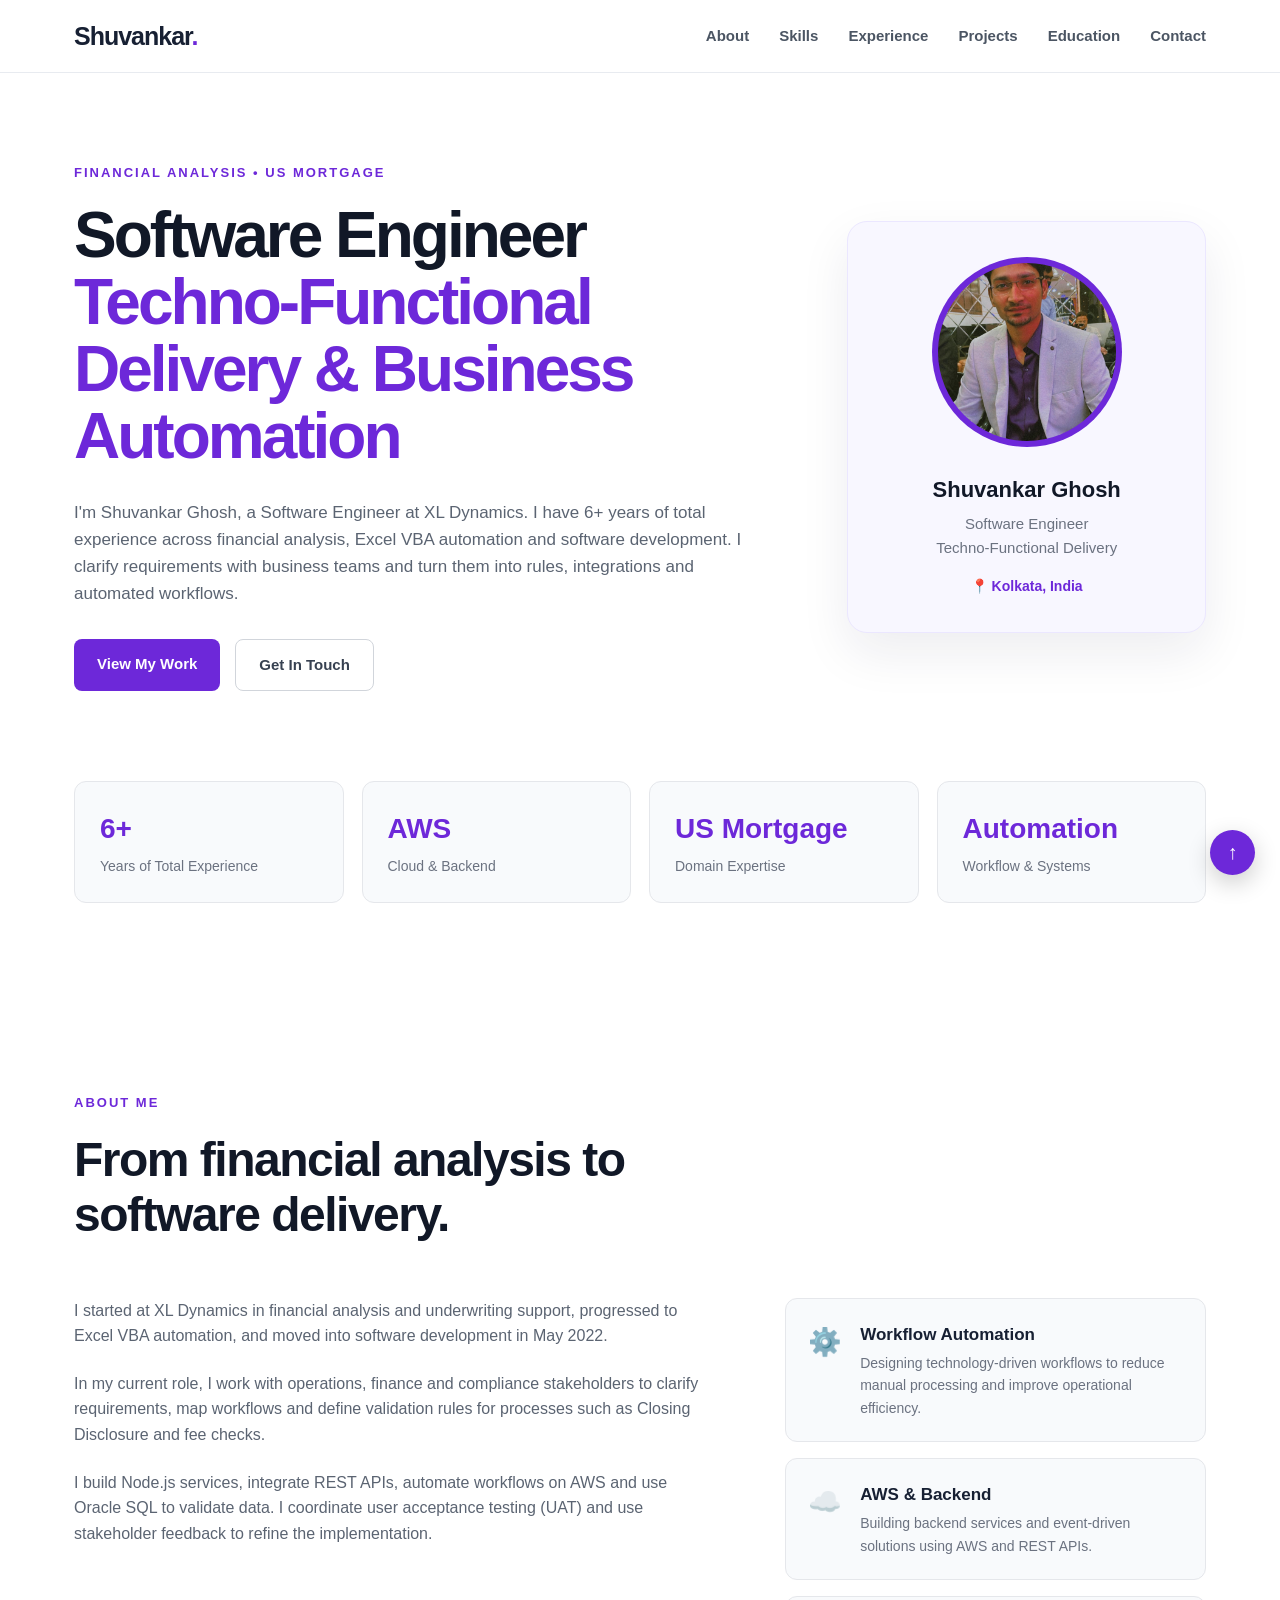
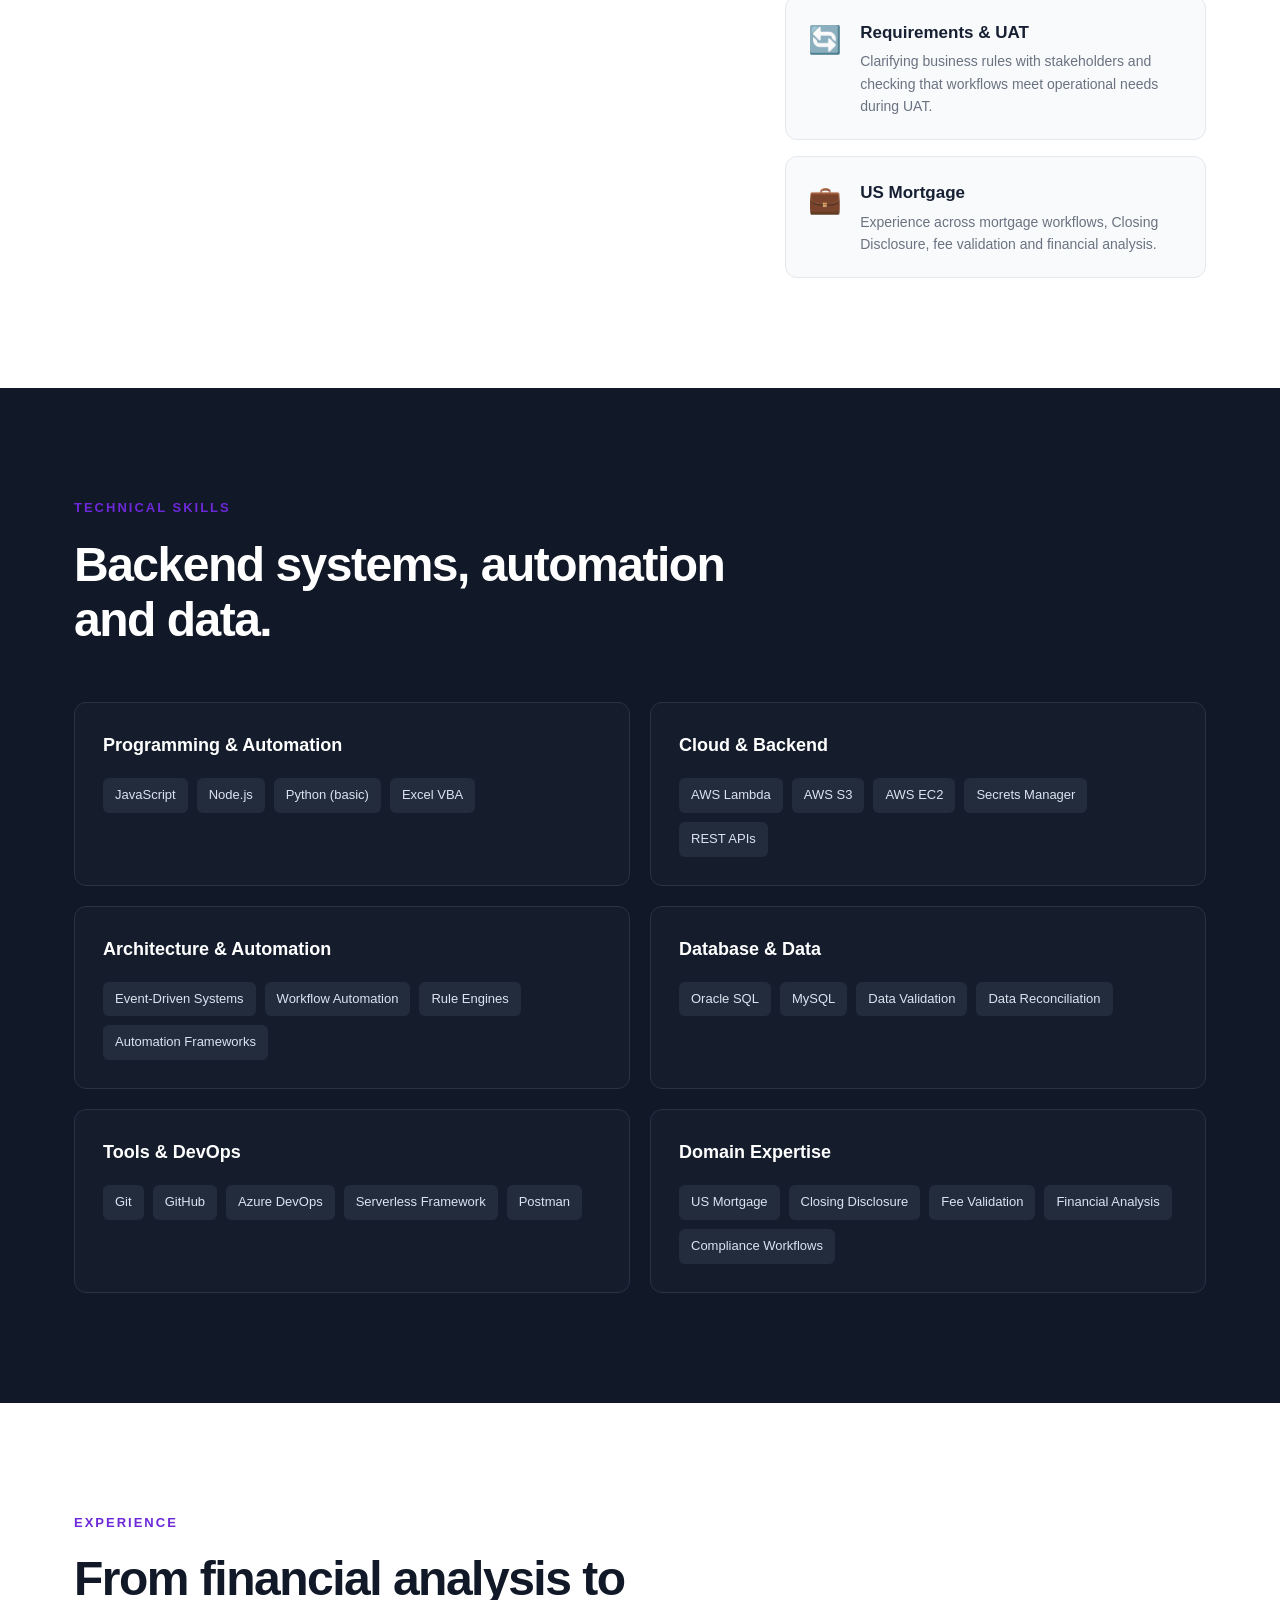
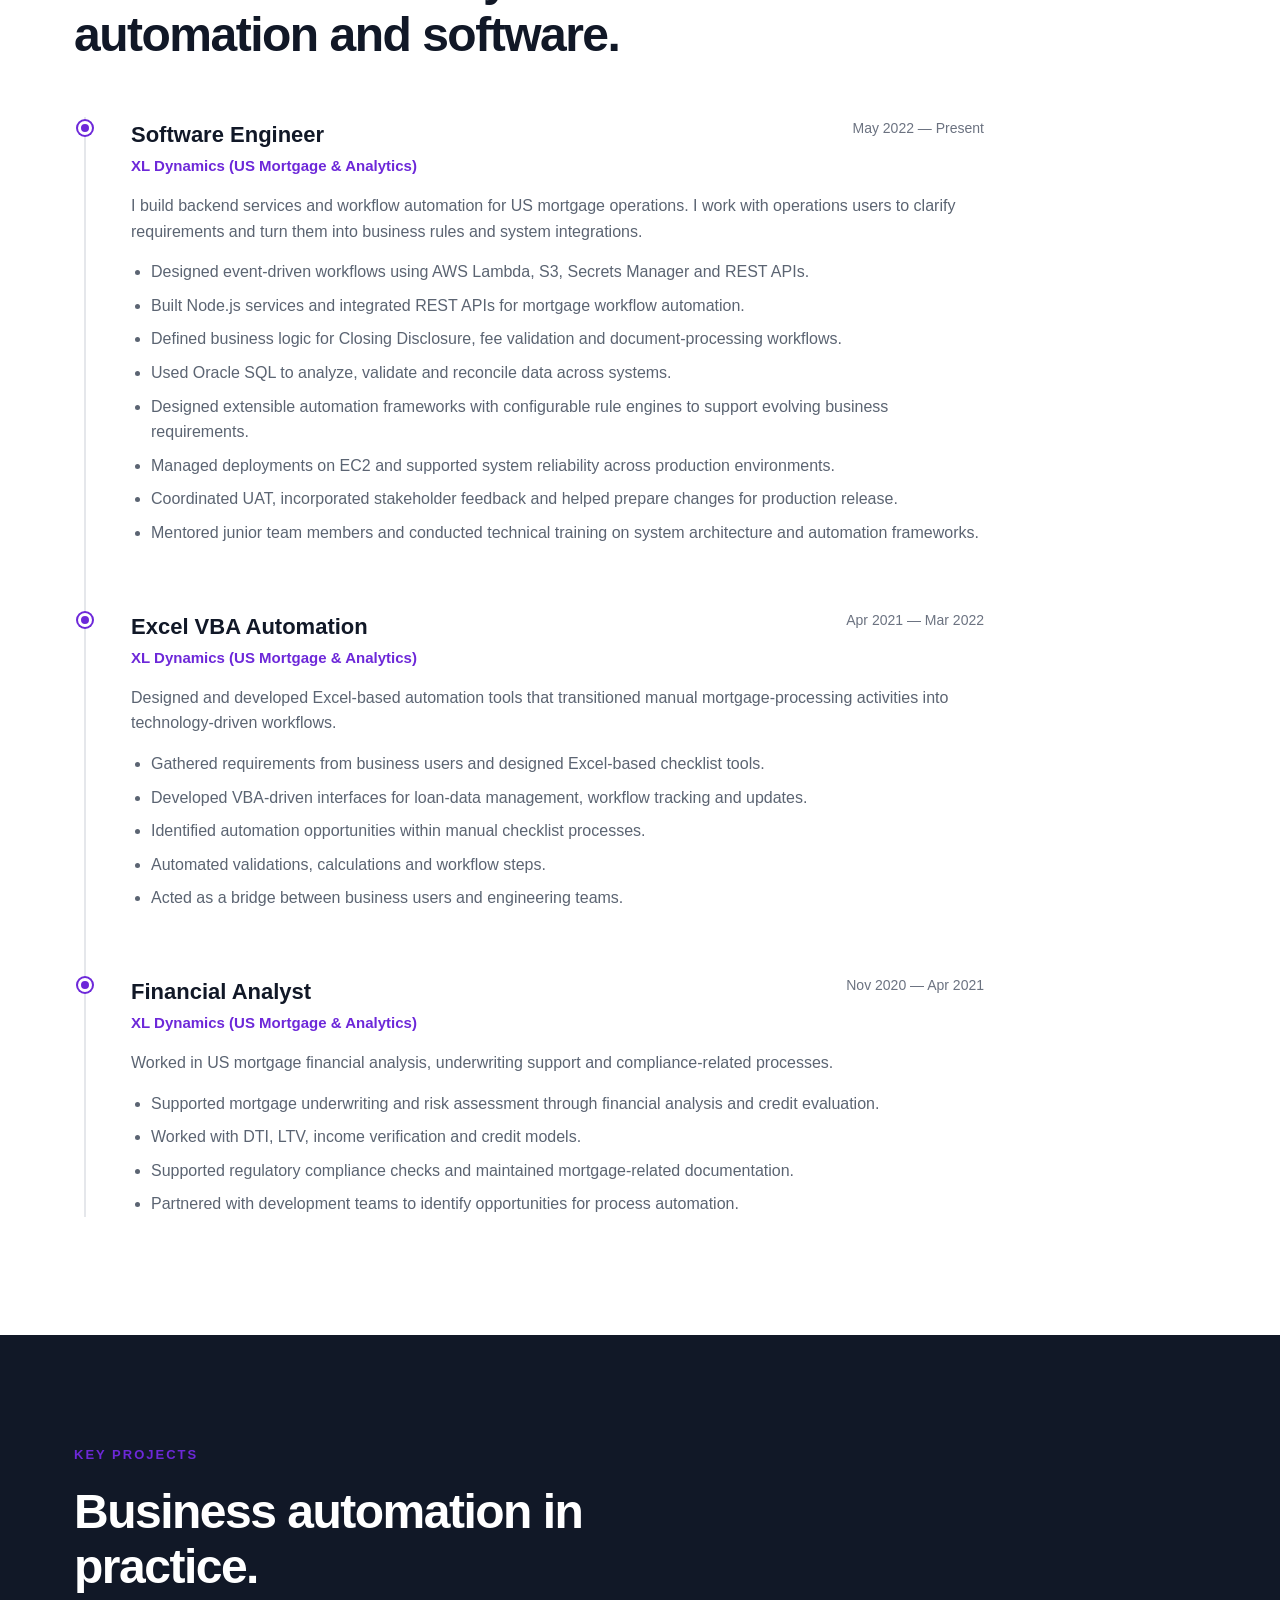
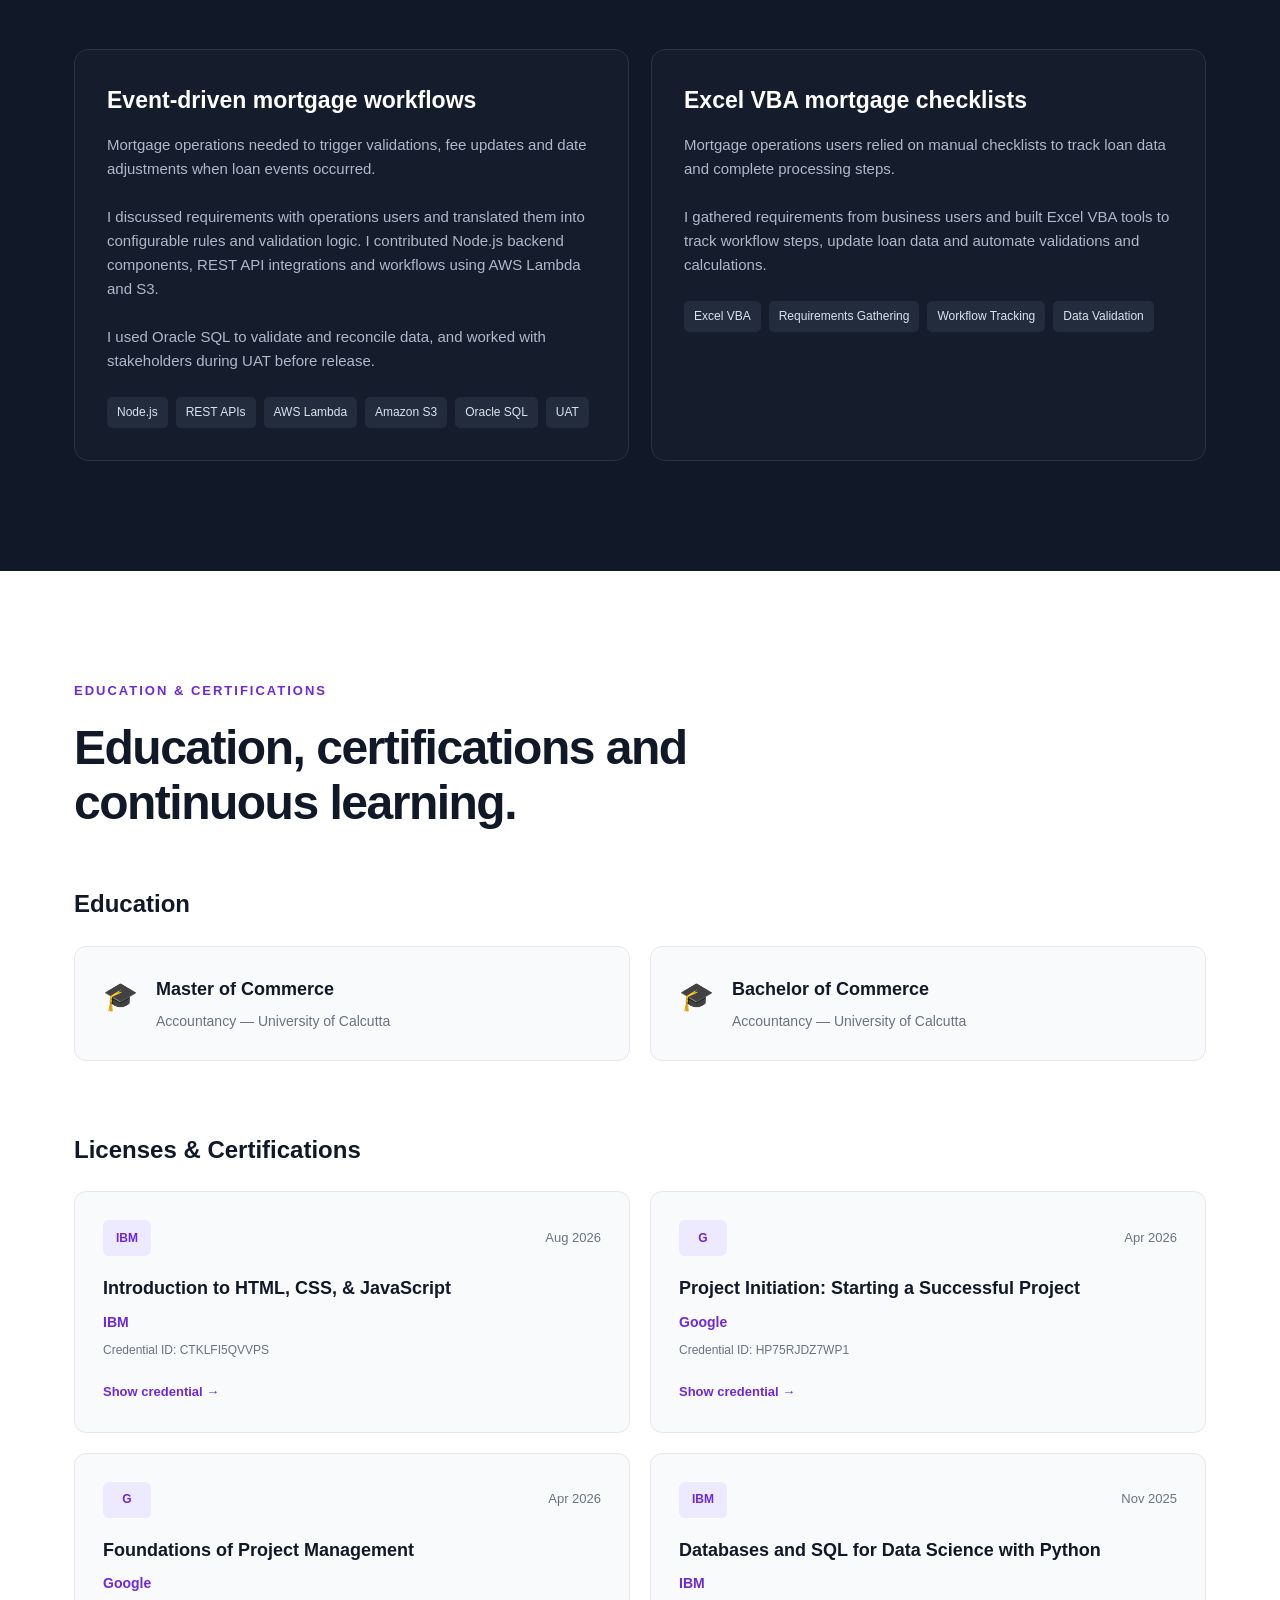
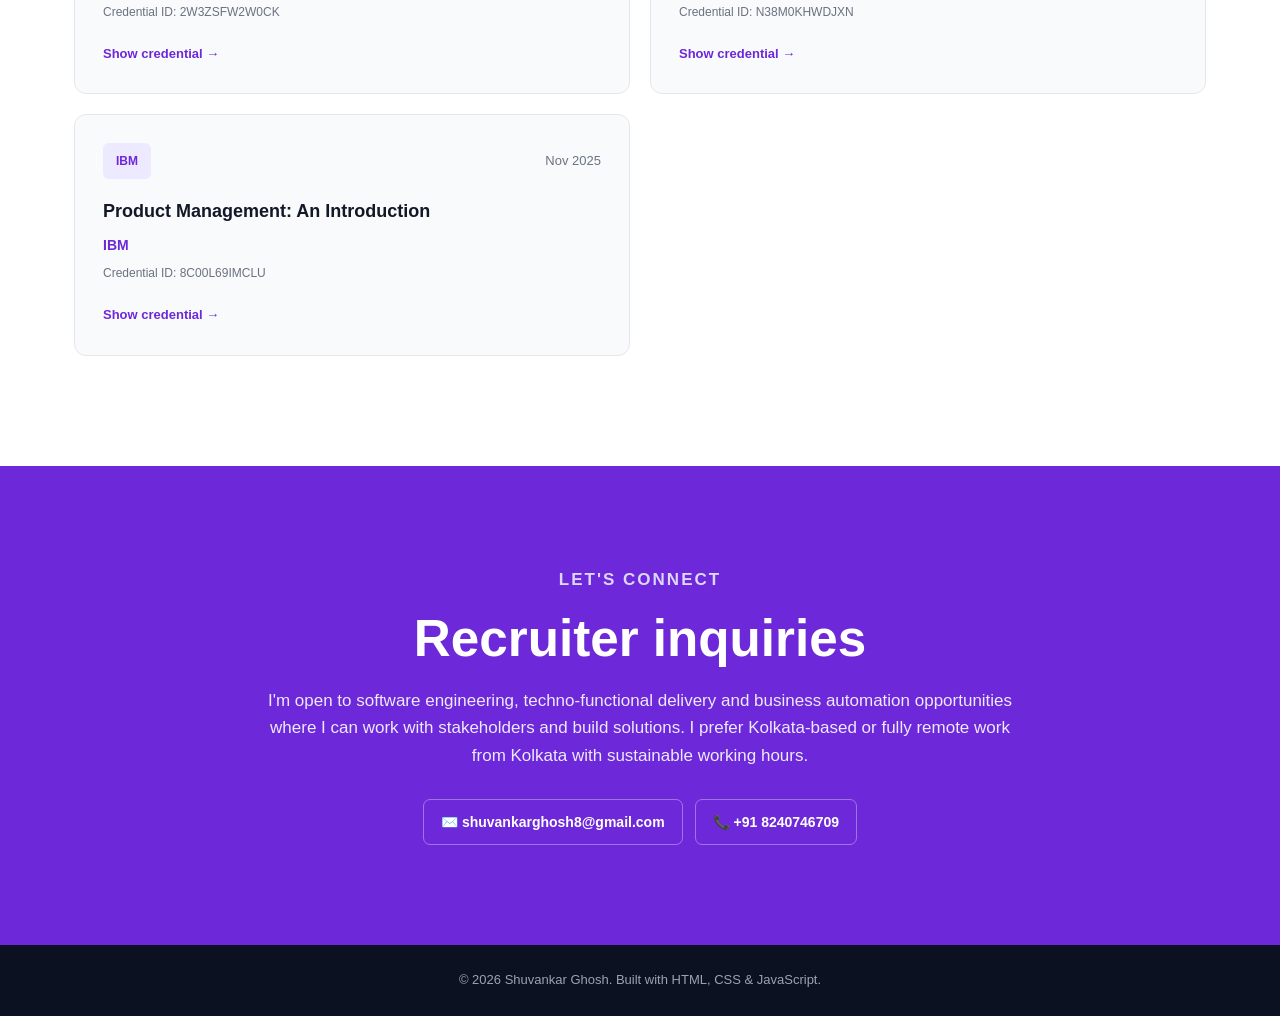
<file: index.html>
<!DOCTYPE html>
<html lang="en">

<head>

  <meta charset="UTF-8" />

  <meta
    name="viewport"
    content="width=device-width, initial-scale=1.0"
  />

  <title>
    Shuvankar Ghosh | Software Engineer | Techno-Functional Delivery | Business Automation
  </title>

  <meta
    name="description"
    content="Shuvankar Ghosh is a Software Engineer who combines business analysis and hands-on development to deliver automation, drawing on financial analysis and US mortgage experience."
  />

  <link rel="stylesheet" href="./style.css" />

  <script src="./script.js" defer></script>

</head>


<body>


  <!-- ================= NAVIGATION ================= -->

  <header class="header">

    <nav class="navbar">

      <a href="#home" class="logo">
        Shuvankar<span>.</span>
      </a>


      <div class="nav-links">

        <a href="#about">About</a>

        <a href="#skills">Skills</a>

        <a href="#experience">Experience</a>

        <a href="#projects">Projects</a>

        <a href="#education">Education</a>

        <a href="#contact">Contact</a>

      </div>

    </nav>

  </header>



  <!-- ================= HERO ================= -->

  <main>

    <section id="home" class="hero">


      <div class="hero-content">

        <p class="eyebrow">
          FINANCIAL ANALYSIS • US MORTGAGE
        </p>


        <h1>

          Software Engineer
          <span>Techno-Functional Delivery &amp; Business Automation</span>

        </h1>


        <p class="hero-description">
          I'm Shuvankar Ghosh, a Software Engineer at XL Dynamics. I have
          6+ years of total experience across financial analysis, Excel VBA
          automation and software development. I clarify requirements with
          business teams and turn them into rules, integrations and automated
          workflows.
        </p>


        <div class="hero-buttons">

          <a
            href="#projects"
            class="btn btn-primary">
            View My Work
          </a>


          <a
            href="#contact"
            class="btn btn-secondary">
            Get In Touch
          </a>

        </div>

      </div>



      <!-- PROFILE CARD -->

      <div class="hero-card">


        <div class="profile-wrapper">

          <img
            src="html_finalprojimages/shuvankarGhosh.jpeg"
            alt="Shuvankar Ghosh"
            class="profile_image"
          />

        </div>


        <h3>
          Shuvankar Ghosh
        </h3>


        <p>
          Software Engineer
          <br />
          Techno-Functional Delivery
        </p>


        <div class="hero-location">
          📍 Kolkata, India
        </div>

      </div>


    </section>



    <!-- ================= QUICK STATS ================= -->

    <section class="stats">


      <div class="stat-card">

        <h3>
          6+
        </h3>

        <p>
          Years of Total Experience
        </p>

      </div>


      <div class="stat-card">

        <h3>
          AWS
        </h3>

        <p>
          Cloud & Backend
        </p>

      </div>


      <div class="stat-card">

        <h3>
          US Mortgage
        </h3>

        <p>
          Domain Expertise
        </p>

      </div>


      <div class="stat-card">

        <h3>
          Automation
        </h3>

        <p>
          Workflow & Systems
        </p>

      </div>


    </section>



    <!-- ================= ABOUT ================= -->

    <section
      id="about"
      class="section">


      <div class="section-heading">

        <p class="section-label">
          ABOUT ME
        </p>


        <h2>
          From financial analysis to software delivery.
        </h2>

      </div>



      <div class="about-grid">


        <div class="about-text">

          <p>
            I started at XL Dynamics in financial analysis and underwriting
            support, progressed to Excel VBA automation, and moved into
            software development in May 2022.
          </p>

          <p>
            In my current role, I work with operations, finance and
            compliance stakeholders to clarify requirements, map workflows and
            define validation rules for processes such as Closing Disclosure
            and fee checks.
          </p>

          <p>
            I build Node.js services, integrate REST APIs, automate workflows
            on AWS and use Oracle SQL to validate data. I coordinate user
            acceptance testing (UAT) and use stakeholder feedback to refine
            the implementation.
          </p>

        </div>



        <div class="about-highlights">


          <div class="highlight-card">

            <span class="highlight-icon">
              ⚙️
            </span>


            <div>

              <h3>
                Workflow Automation
              </h3>

              <p>
                Designing technology-driven workflows to reduce manual
                processing and improve operational efficiency.
              </p>

            </div>

          </div>



          <div class="highlight-card">

            <span class="highlight-icon">
              ☁️
            </span>


            <div>

              <h3>
                AWS & Backend
              </h3>

              <p>
                Building backend services and event-driven solutions using
                AWS and REST APIs.
              </p>

            </div>

          </div>



          <div class="highlight-card">

            <span class="highlight-icon">
              🔄
            </span>


            <div>

              <h3>
                Requirements &amp; UAT
              </h3>

              <p>
                Clarifying business rules with stakeholders and checking
                that workflows meet operational needs during UAT.
              </p>

            </div>

          </div>



          <div class="highlight-card">

            <span class="highlight-icon">
              💼
            </span>


            <div>

              <h3>
                US Mortgage
              </h3>

              <p>
                Experience across mortgage workflows, Closing Disclosure,
                fee validation and financial analysis.
              </p>

            </div>

          </div>


        </div>


      </div>


    </section>



    <!-- ================= SKILLS ================= -->

    <section
      id="skills"
      class="section section-dark">


      <div class="section-heading">

        <p class="section-label">
          TECHNICAL SKILLS
        </p>


        <h2>
          Backend systems, automation and data.
        </h2>

      </div>



      <div class="skills-grid">


        <!-- PROGRAMMING -->

        <div class="skill-category">

          <h3>
            Programming & Automation
          </h3>


          <div class="skill-tags">

            <span>
              JavaScript
            </span>

            <span>
              Node.js
            </span>

            <span>
              Python (basic)
            </span>

            <span>
              Excel VBA
            </span>

          </div>

        </div>



        <!-- CLOUD -->

        <div class="skill-category">

          <h3>
            Cloud & Backend
          </h3>


          <div class="skill-tags">

            <span>
              AWS Lambda
            </span>

            <span>
              AWS S3
            </span>

            <span>
              AWS EC2
            </span>

            <span>
              Secrets Manager
            </span>

            <span>
              REST APIs
            </span>

          </div>

        </div>



        <!-- ARCHITECTURE -->

        <div class="skill-category">

          <h3>
            Architecture & Automation
          </h3>


          <div class="skill-tags">

            <span>
              Event-Driven Systems
            </span>

            <span>
              Workflow Automation
            </span>

            <span>
              Rule Engines
            </span>

            <span>
              Automation Frameworks
            </span>

          </div>

        </div>



        <!-- DATABASE -->

        <div class="skill-category">

          <h3>
            Database & Data
          </h3>


          <div class="skill-tags">

            <span>
              Oracle SQL
            </span>

            <span>
              MySQL
            </span>

            <span>
              Data Validation
            </span>

            <span>
              Data Reconciliation
            </span>

          </div>

        </div>



        <!-- TOOLS -->

        <div class="skill-category">

          <h3>
            Tools & DevOps
          </h3>


          <div class="skill-tags">

            <span>
              Git
            </span>

            <span>
              GitHub
            </span>

            <span>
              Azure DevOps
            </span>

            <span>
              Serverless Framework
            </span>

            <span>
              Postman
            </span>

          </div>

        </div>



        <!-- DOMAIN -->

        <div class="skill-category">

          <h3>
            Domain Expertise
          </h3>


          <div class="skill-tags">

            <span>
              US Mortgage
            </span>

            <span>
              Closing Disclosure
            </span>

            <span>
              Fee Validation
            </span>

            <span>
              Financial Analysis
            </span>

            <span>
              Compliance Workflows
            </span>

          </div>

        </div>


      </div>


    </section>



    <!-- ================= EXPERIENCE ================= -->

    <section
      id="experience"
      class="section">


      <div class="section-heading">

        <p class="section-label">
          EXPERIENCE
        </p>


        <h2>
          From financial analysis to automation and software.
        </h2>

      </div>



      <div class="timeline">


        <!-- SOFTWARE ENGINEER -->

        <div class="timeline-item">


          <div class="timeline-dot"></div>


          <div class="timeline-content">


            <div class="timeline-header">


              <div>

                <h3>
                  Software Engineer
                </h3>

                <h4>
                  XL Dynamics (US Mortgage & Analytics)
                </h4>

              </div>


              <span>
                May 2022 — Present
              </span>


            </div>


            <p>

              I build backend services and workflow automation for US
              mortgage operations. I work with operations users to clarify
              requirements and turn them into business rules and system
              integrations.

            </p>


            <ul>

              <li>
                Designed event-driven workflows using AWS Lambda, S3,
                Secrets Manager and REST APIs.
              </li>

              <li>
                Built Node.js services and integrated REST APIs for mortgage
                workflow automation.
              </li>

              <li>
                Defined business logic for Closing Disclosure, fee
                validation and document-processing workflows.
              </li>

              <li>
                Used Oracle SQL to analyze, validate and reconcile data
                across systems.
              </li>

              <li>
                Designed extensible automation frameworks with configurable
                rule engines to support evolving business requirements.
              </li>

              <li>
                Managed deployments on EC2 and supported system reliability
                across production environments.
              </li>

              <li>
                Coordinated UAT, incorporated stakeholder feedback and
                helped prepare changes for production release.
              </li>

              <li>
                Mentored junior team members and conducted technical
                training on system architecture and automation frameworks.
              </li>

            </ul>


          </div>


        </div>



        <!-- AUTOMATION ENGINEER -->

        <div class="timeline-item">


          <div class="timeline-dot"></div>


          <div class="timeline-content">


            <div class="timeline-header">


              <div>

                <h3>
                  Excel VBA Automation
                </h3>

                <h4>
                  XL Dynamics (US Mortgage & Analytics)
                </h4>

              </div>


              <span>
                Apr 2021 — Mar 2022
              </span>


            </div>


            <p>

              Designed and developed Excel-based automation tools that
              transitioned manual mortgage-processing activities into
              technology-driven workflows.

            </p>


            <ul>

              <li>
                Gathered requirements from business users and designed
                Excel-based checklist tools.
              </li>

              <li>
                Developed VBA-driven interfaces for loan-data management,
                workflow tracking and updates.
              </li>

              <li>
                Identified automation opportunities within manual
                checklist processes.
              </li>

              <li>
                Automated validations, calculations and workflow steps.
              </li>

              <li>
                Acted as a bridge between business users and engineering
                teams.
              </li>

            </ul>


          </div>


        </div>



        <!-- FINANCIAL ANALYST -->

        <div class="timeline-item">


          <div class="timeline-dot"></div>


          <div class="timeline-content">


            <div class="timeline-header">


              <div>

                <h3>
                  Financial Analyst
                </h3>

                <h4>
                  XL Dynamics (US Mortgage & Analytics)
                </h4>

              </div>


              <span>
                Nov 2020 — Apr 2021
              </span>


            </div>


            <p>

              Worked in US mortgage financial analysis, underwriting support
              and compliance-related processes.

            </p>


            <ul>

              <li>
                Supported mortgage underwriting and risk assessment through
                financial analysis and credit evaluation.
              </li>

              <li>
                Worked with DTI, LTV, income verification and credit models.
              </li>

              <li>
                Supported regulatory compliance checks and maintained
                mortgage-related documentation.
              </li>

              <li>
                Partnered with development teams to identify opportunities
                for process automation.

              </li>

            </ul>


          </div>


        </div>


      </div>


    </section>



    <!-- ================= PROJECTS ================= -->

    <section
      id="projects"
      class="section section-dark">


      <div class="section-heading">

        <p class="section-label">
          KEY PROJECTS
        </p>


        <h2>
          Business automation in practice.
        </h2>

      </div>



      <div class="projects-grid">


        <article class="project-card">

          <h3>Event-driven mortgage workflows</h3>

          <p>Mortgage operations needed to trigger validations, fee updates
            and date adjustments when loan events occurred.</p>

          <p>I discussed requirements with operations users and translated
            them into configurable rules and validation logic. I contributed
            Node.js backend components, REST API integrations and workflows
            using AWS Lambda and S3.</p>

          <p>I used Oracle SQL to validate and reconcile data, and worked with
            stakeholders during UAT before release.</p>

          <div class="project-tech">
            <span>Node.js</span>
            <span>REST APIs</span>
            <span>AWS Lambda</span>
            <span>Amazon S3</span>
            <span>Oracle SQL</span>
            <span>UAT</span>
          </div>

        </article>


        <article class="project-card">

          <h3>Excel VBA mortgage checklists</h3>

          <p>Mortgage operations users relied on manual checklists to track
            loan data and complete processing steps.</p>

          <p>I gathered requirements from business users and built Excel VBA
            tools to track workflow steps, update loan data and automate
            validations and calculations.</p>

          <div class="project-tech">
            <span>Excel VBA</span>
            <span>Requirements Gathering</span>
            <span>Workflow Tracking</span>
            <span>Data Validation</span>
          </div>

        </article>


      </div>


    </section>



<!-- ================= EDUCATION & CERTIFICATIONS ================= -->

<section id="education" class="section">

  <div class="section-heading">

    <p class="section-label">
      EDUCATION & CERTIFICATIONS
    </p>

    <h2>
      Education, certifications and continuous learning.
    </h2>

  </div>


  <!-- EDUCATION -->

  <h3 class="subsection-title">
    Education
  </h3>

  <div class="education-grid">

    <div class="education-card">

      <span class="education-icon">
        🎓
      </span>

      <div>

        <h3>
          Master of Commerce
        </h3>

        <p>
          Accountancy — University of Calcutta
        </p>

      </div>

    </div>


    <div class="education-card">

      <span class="education-icon">
        🎓
      </span>

      <div>

        <h3>
          Bachelor of Commerce
        </h3>

        <p>
          Accountancy — University of Calcutta
        </p>

      </div>

    </div>

  </div>


  <!-- CERTIFICATIONS -->

  <h3 class="subsection-title certification-heading">
    Licenses & Certifications
  </h3>


  <div class="certifications-grid">


    <!-- CERTIFICATION 1 -->

    <div class="certification-card">

      <div class="certification-top">

        <span class="certification-icon">
          IBM
        </span>

        <span class="certification-date">
          Aug 2026
        </span>

      </div>

      <h3>
        Introduction to HTML, CSS, & JavaScript
      </h3>

      <p class="certification-issuer">
        IBM
      </p>

      <p class="credential-id">
        Credential ID: CTKLFI5QVVPS
      </p>

      <a
        href="https://www.coursera.org/account/accomplishments/verify/CTKLFI5QVVPS"
        target="_blank"
        rel="noopener noreferrer"
        class="credential-link">

        Show credential →

      </a>

    </div>


    <!-- CERTIFICATION 2 -->

    <div class="certification-card">

      <div class="certification-top">

        <span class="certification-icon">
          G
        </span>

        <span class="certification-date">
          Apr 2026
        </span>

      </div>

      <h3>
        Project Initiation: Starting a Successful Project
      </h3>

      <p class="certification-issuer">
        Google
      </p>

      <p class="credential-id">
        Credential ID: HP75RJDZ7WP1
      </p>

      <a
        href="https://www.coursera.org/account/accomplishments/verify/HP75RJDZ7WP1"
        target="_blank"
        rel="noopener noreferrer"
        class="credential-link">

        Show credential →

      </a>

    </div>


    <!-- CERTIFICATION 3 -->

    <div class="certification-card">

      <div class="certification-top">

        <span class="certification-icon">
          G
        </span>

        <span class="certification-date">
          Apr 2026
        </span>

      </div>

      <h3>
        Foundations of Project Management
      </h3>

      <p class="certification-issuer">
        Google
      </p>

      <p class="credential-id">
        Credential ID: 2W3ZSFW2W0CK
      </p>

      <a
        href="https://www.coursera.org/account/accomplishments/verify/2W3ZSFW2W0CK"
        target="_blank"
        rel="noopener noreferrer"
        class="credential-link">

        Show credential →

      </a>

    </div>


    <!-- CERTIFICATION 4 -->

    <div class="certification-card">

      <div class="certification-top">

        <span class="certification-icon">
          IBM
        </span>

        <span class="certification-date">
          Nov 2025
        </span>

      </div>

      <h3>
        Databases and SQL for Data Science with Python
      </h3>

      <p class="certification-issuer">
        IBM
      </p>

      <p class="credential-id">
        Credential ID: N38M0KHWDJXN
      </p>

      <a
        href="https://www.coursera.org/account/accomplishments/verify/N38M0KHWDJXN"
        target="_blank"
        rel="noopener noreferrer"
        class="credential-link">

        Show credential →

      </a>

    </div>


    <!-- CERTIFICATION 5 -->

    <div class="certification-card">

      <div class="certification-top">

        <span class="certification-icon">
          IBM
        </span>

        <span class="certification-date">
          Nov 2025
        </span>

      </div>

      <h3>
        Product Management: An Introduction
      </h3>

      <p class="certification-issuer">
        IBM
      </p>

      <p class="credential-id">
        Credential ID: 8C00L69IMCLU
      </p>

      <a
        href="https://www.coursera.org/account/accomplishments/verify/8C00L69IMCLU"
        target="_blank"
        rel="noopener noreferrer"
        class="credential-link">

        Show credential →

      </a>

    </div>


  </div>

</section>



    <!-- ================= CONTACT ================= -->

    <section
      id="contact"
      class="contact-section">


      <div class="contact-content">


        <p class="section-label">
          LET'S CONNECT
        </p>


        <h2>
          Recruiter inquiries
        </h2>


        <p>

          I'm open to software engineering, techno-functional delivery
          and business automation opportunities where I can work with
          stakeholders and build solutions. I prefer Kolkata-based or
          fully remote work from Kolkata with sustainable working hours.

        </p>


        <div class="contact-links">


          <a href="mailto:shuvankarghosh8@gmail.com">

            ✉️
            shuvankarghosh8@gmail.com

          </a>


          <a href="tel:+918240746709">

            📞
            +91 8240746709

          </a>


        </div>


      </div>


    </section>


  </main>



  <!-- ================= FOOTER ================= -->

  <footer>

    <p>
      © 2026 Shuvankar Ghosh. Built with HTML, CSS & JavaScript.
    </p>

  </footer>



  <!-- ================= BACK TO TOP ================= -->

  <button
    id="backToTop"
    class="back-to-top"
    onclick="window.scrollTo({ top: 0, behavior: 'smooth' })"
    aria-label="Back to top">

    ↑

  </button>


</body>

</html>
</file>
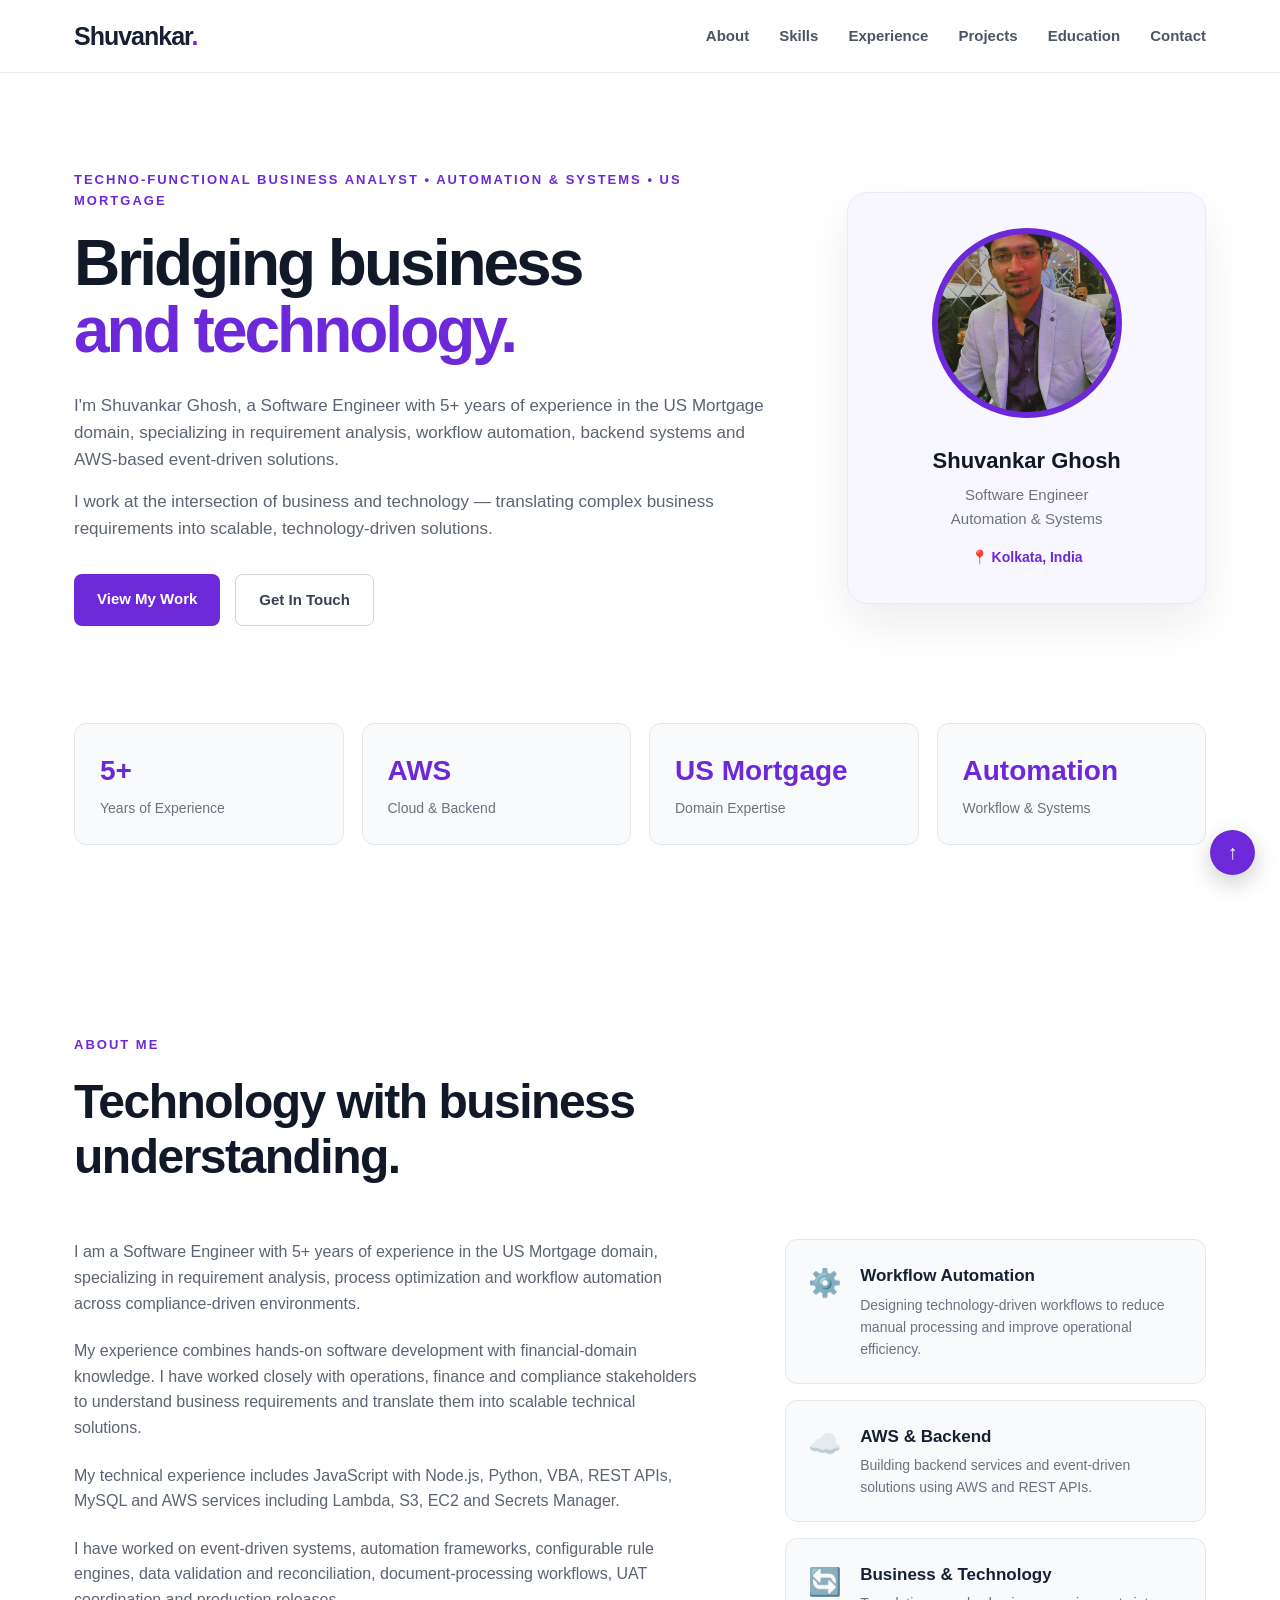
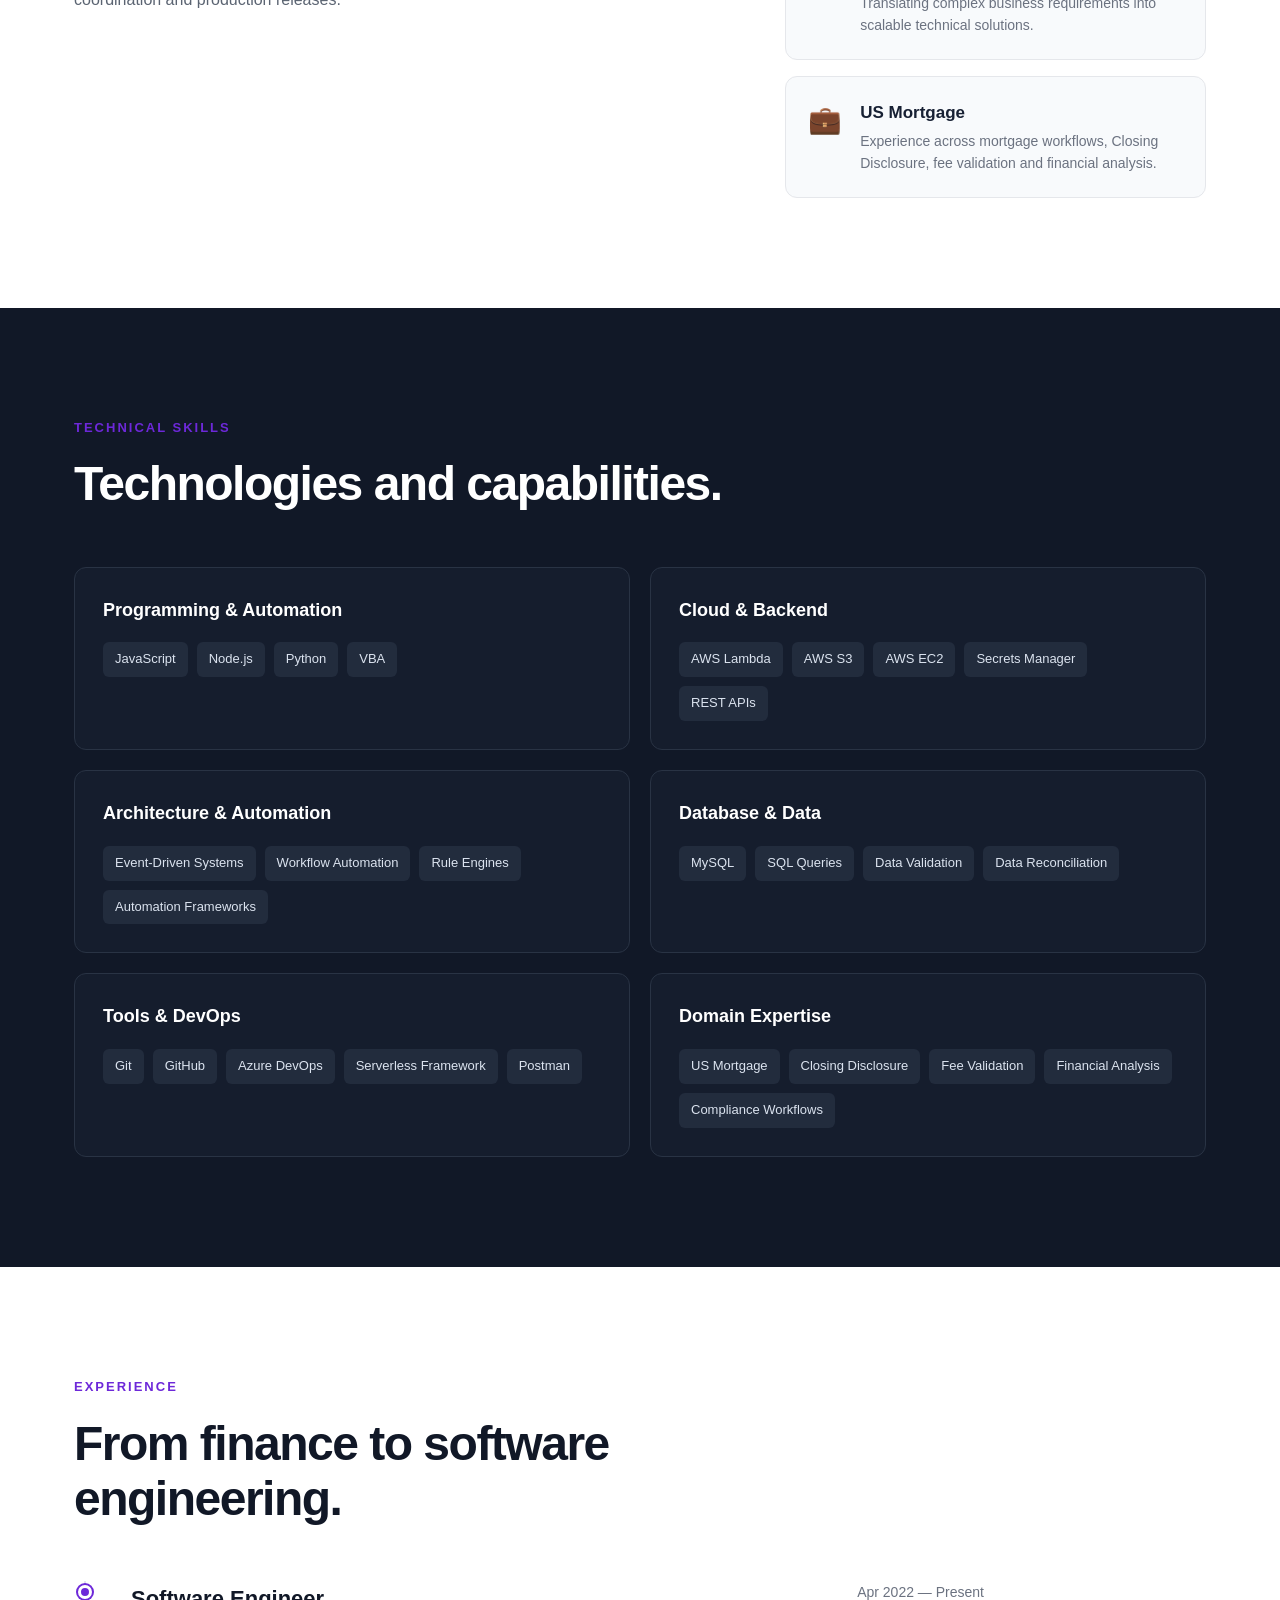
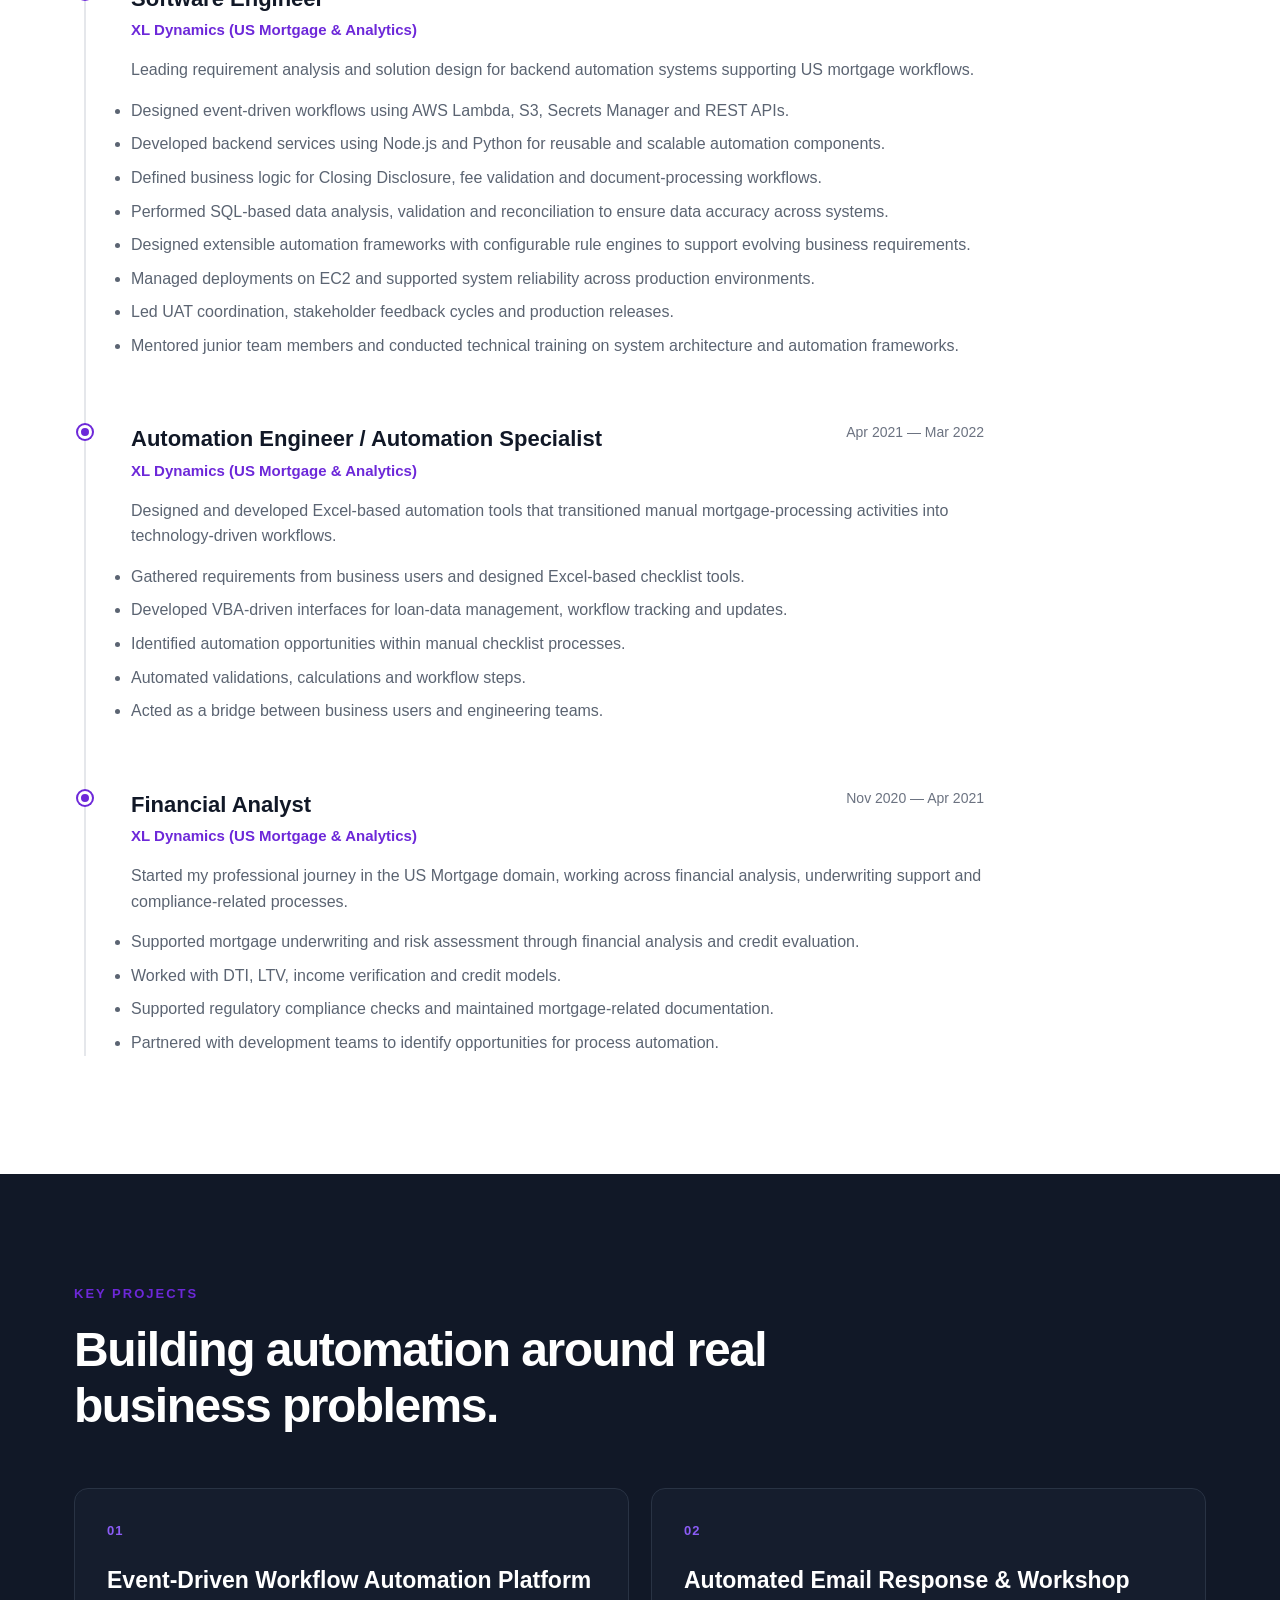
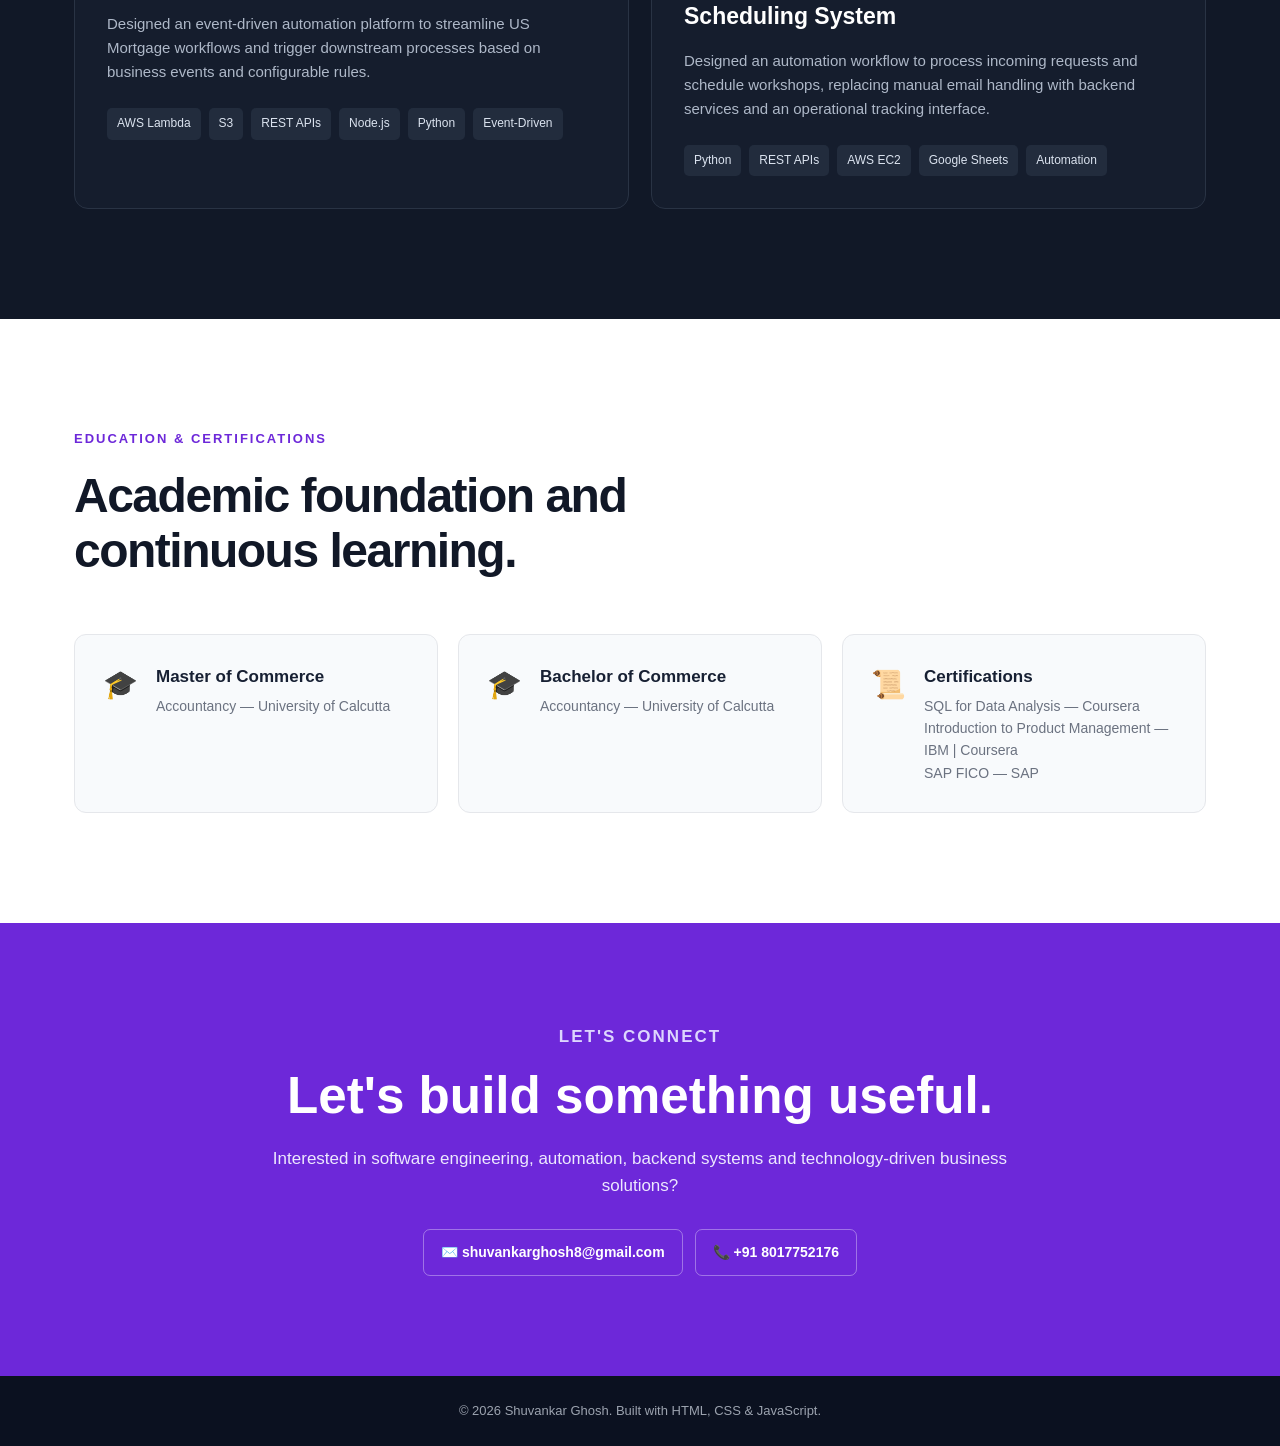
<file: portfolio/index.html>
<!DOCTYPE html>
<html lang="en">

<head>

  <meta charset="UTF-8" />

  <meta
    name="viewport"
    content="width=device-width, initial-scale=1.0"
  />

  <title>
    Shuvankar Ghosh | Software Engineer | Automation & Systems
  </title>

  <meta
    name="description"
    content="Shuvankar Ghosh — Software Engineer specializing in automation, backend systems, AWS and US Mortgage technology."
  />

  <link rel="stylesheet" href="./style.css" />

  <script src="./script.js" defer></script>

</head>


<body>


  <!-- ================= NAVIGATION ================= -->

  <header class="header">

    <nav class="navbar">

      <a href="#home" class="logo">
        Shuvankar<span>.</span>
      </a>


      <div class="nav-links">

        <a href="#about">About</a>

        <a href="#skills">Skills</a>

        <a href="#experience">Experience</a>

        <a href="#projects">Projects</a>

        <a href="#education">Education</a>

        <a href="#contact">Contact</a>

      </div>

    </nav>

  </header>



  <!-- ================= HERO ================= -->

  <main>

    <section id="home" class="hero">


      <div class="hero-content">

        <p class="eyebrow">
          TECHNO-FUNCTIONAL BUSINESS ANALYST • AUTOMATION & SYSTEMS • US MORTGAGE
        </p>


        <h1>

          Bridging business
          <span>and technology.</span>

        </h1>


        <p class="hero-description">

          I'm Shuvankar Ghosh, a Software Engineer with 5+ years of
          experience in the US Mortgage domain, specializing in requirement
          analysis, workflow automation, backend systems and AWS-based
          event-driven solutions.

        </p>


        <p class="hero-description">

          I work at the intersection of business and technology —
          translating complex business requirements into scalable,
          technology-driven solutions.

        </p>


        <div class="hero-buttons">

          <a
            href="#projects"
            class="btn btn-primary">
            View My Work
          </a>


          <a
            href="#contact"
            class="btn btn-secondary">
            Get In Touch
          </a>

        </div>

      </div>



      <!-- PROFILE CARD -->

      <div class="hero-card">


        <div class="profile-wrapper">

          <img
            src="html_finalprojimages/shuvankarGhosh.jpeg"
            alt="Shuvankar Ghosh"
            class="profile_image"
          />

        </div>


        <h3>
          Shuvankar Ghosh
        </h3>


        <p>
          Software Engineer
          <br />
          Automation & Systems
        </p>


        <div class="hero-location">
          📍 Kolkata, India
        </div>

      </div>


    </section>



    <!-- ================= QUICK STATS ================= -->

    <section class="stats">


      <div class="stat-card">

        <h3>
          5+
        </h3>

        <p>
          Years of Experience
        </p>

      </div>


      <div class="stat-card">

        <h3>
          AWS
        </h3>

        <p>
          Cloud & Backend
        </p>

      </div>


      <div class="stat-card">

        <h3>
          US Mortgage
        </h3>

        <p>
          Domain Expertise
        </p>

      </div>


      <div class="stat-card">

        <h3>
          Automation
        </h3>

        <p>
          Workflow & Systems
        </p>

      </div>


    </section>



    <!-- ================= ABOUT ================= -->

    <section
      id="about"
      class="section">


      <div class="section-heading">

        <p class="section-label">
          ABOUT ME
        </p>


        <h2>
          Technology with business understanding.
        </h2>

      </div>



      <div class="about-grid">


        <div class="about-text">


          <p>

            I am a Software Engineer with 5+ years of experience in the
            US Mortgage domain, specializing in requirement analysis,
            process optimization and workflow automation across
            compliance-driven environments.

          </p>


          <p>

            My experience combines hands-on software development with
            financial-domain knowledge. I have worked closely with
            operations, finance and compliance stakeholders to understand
            business requirements and translate them into scalable
            technical solutions.

          </p>


          <p>

            My technical experience includes JavaScript with Node.js,
            Python, VBA, REST APIs, MySQL and AWS services including
            Lambda, S3, EC2 and Secrets Manager.

          </p>


          <p>

            I have worked on event-driven systems, automation frameworks,
            configurable rule engines, data validation and reconciliation,
            document-processing workflows, UAT coordination and production
            releases.

          </p>


        </div>



        <div class="about-highlights">


          <div class="highlight-card">

            <span class="highlight-icon">
              ⚙️
            </span>


            <div>

              <h3>
                Workflow Automation
              </h3>

              <p>
                Designing technology-driven workflows to reduce manual
                processing and improve operational efficiency.
              </p>

            </div>

          </div>



          <div class="highlight-card">

            <span class="highlight-icon">
              ☁️
            </span>


            <div>

              <h3>
                AWS & Backend
              </h3>

              <p>
                Building backend services and event-driven solutions using
                AWS and REST APIs.
              </p>

            </div>

          </div>



          <div class="highlight-card">

            <span class="highlight-icon">
              🔄
            </span>


            <div>

              <h3>
                Business & Technology
              </h3>

              <p>
                Translating complex business requirements into scalable
                technical solutions.
              </p>

            </div>

          </div>



          <div class="highlight-card">

            <span class="highlight-icon">
              💼
            </span>


            <div>

              <h3>
                US Mortgage
              </h3>

              <p>
                Experience across mortgage workflows, Closing Disclosure,
                fee validation and financial analysis.
              </p>

            </div>

          </div>


        </div>


      </div>


    </section>



    <!-- ================= SKILLS ================= -->

    <section
      id="skills"
      class="section section-dark">


      <div class="section-heading">

        <p class="section-label">
          TECHNICAL SKILLS
        </p>


        <h2>
          Technologies and capabilities.
        </h2>

      </div>



      <div class="skills-grid">


        <!-- PROGRAMMING -->

        <div class="skill-category">

          <h3>
            Programming & Automation
          </h3>


          <div class="skill-tags">

            <span>
              JavaScript
            </span>

            <span>
              Node.js
            </span>

            <span>
              Python
            </span>

            <span>
              VBA
            </span>

          </div>

        </div>



        <!-- CLOUD -->

        <div class="skill-category">

          <h3>
            Cloud & Backend
          </h3>


          <div class="skill-tags">

            <span>
              AWS Lambda
            </span>

            <span>
              AWS S3
            </span>

            <span>
              AWS EC2
            </span>

            <span>
              Secrets Manager
            </span>

            <span>
              REST APIs
            </span>

          </div>

        </div>



        <!-- ARCHITECTURE -->

        <div class="skill-category">

          <h3>
            Architecture & Automation
          </h3>


          <div class="skill-tags">

            <span>
              Event-Driven Systems
            </span>

            <span>
              Workflow Automation
            </span>

            <span>
              Rule Engines
            </span>

            <span>
              Automation Frameworks
            </span>

          </div>

        </div>



        <!-- DATABASE -->

        <div class="skill-category">

          <h3>
            Database & Data
          </h3>


          <div class="skill-tags">

            <span>
              MySQL
            </span>

            <span>
              SQL Queries
            </span>

            <span>
              Data Validation
            </span>

            <span>
              Data Reconciliation
            </span>

          </div>

        </div>



        <!-- TOOLS -->

        <div class="skill-category">

          <h3>
            Tools & DevOps
          </h3>


          <div class="skill-tags">

            <span>
              Git
            </span>

            <span>
              GitHub
            </span>

            <span>
              Azure DevOps
            </span>

            <span>
              Serverless Framework
            </span>

            <span>
              Postman
            </span>

          </div>

        </div>



        <!-- DOMAIN -->

        <div class="skill-category">

          <h3>
            Domain Expertise
          </h3>


          <div class="skill-tags">

            <span>
              US Mortgage
            </span>

            <span>
              Closing Disclosure
            </span>

            <span>
              Fee Validation
            </span>

            <span>
              Financial Analysis
            </span>

            <span>
              Compliance Workflows
            </span>

          </div>

        </div>


      </div>


    </section>



    <!-- ================= EXPERIENCE ================= -->

    <section
      id="experience"
      class="section">


      <div class="section-heading">

        <p class="section-label">
          EXPERIENCE
        </p>


        <h2>
          From finance to software engineering.
        </h2>

      </div>



      <div class="timeline">


        <!-- SOFTWARE ENGINEER -->

        <div class="timeline-item">


          <div class="timeline-dot"></div>


          <div class="timeline-content">


            <div class="timeline-header">


              <div>

                <h3>
                  Software Engineer
                </h3>

                <h4>
                  XL Dynamics (US Mortgage & Analytics)
                </h4>

              </div>


              <span>
                Apr 2022 — Present
              </span>


            </div>


            <p>

              Leading requirement analysis and solution design for backend
              automation systems supporting US mortgage workflows.

            </p>


            <ul>

              <li>
                Designed event-driven workflows using AWS Lambda, S3,
                Secrets Manager and REST APIs.
              </li>

              <li>
                Developed backend services using Node.js and Python for
                reusable and scalable automation components.
              </li>

              <li>
                Defined business logic for Closing Disclosure, fee
                validation and document-processing workflows.
              </li>

              <li>
                Performed SQL-based data analysis, validation and
                reconciliation to ensure data accuracy across systems.
              </li>

              <li>
                Designed extensible automation frameworks with configurable
                rule engines to support evolving business requirements.
              </li>

              <li>
                Managed deployments on EC2 and supported system reliability
                across production environments.
              </li>

              <li>
                Led UAT coordination, stakeholder feedback cycles and
                production releases.
              </li>

              <li>
                Mentored junior team members and conducted technical
                training on system architecture and automation frameworks.
              </li>

            </ul>


          </div>


        </div>



        <!-- AUTOMATION ENGINEER -->

        <div class="timeline-item">


          <div class="timeline-dot"></div>


          <div class="timeline-content">


            <div class="timeline-header">


              <div>

                <h3>
                  Automation Engineer / Automation Specialist
                </h3>

                <h4>
                  XL Dynamics (US Mortgage & Analytics)
                </h4>

              </div>


              <span>
                Apr 2021 — Mar 2022
              </span>


            </div>


            <p>

              Designed and developed Excel-based automation tools that
              transitioned manual mortgage-processing activities into
              technology-driven workflows.

            </p>


            <ul>

              <li>
                Gathered requirements from business users and designed
                Excel-based checklist tools.
              </li>

              <li>
                Developed VBA-driven interfaces for loan-data management,
                workflow tracking and updates.
              </li>

              <li>
                Identified automation opportunities within manual
                checklist processes.
              </li>

              <li>
                Automated validations, calculations and workflow steps.
              </li>

              <li>
                Acted as a bridge between business users and engineering
                teams.
              </li>

            </ul>


          </div>


        </div>



        <!-- FINANCIAL ANALYST -->

        <div class="timeline-item">


          <div class="timeline-dot"></div>


          <div class="timeline-content">


            <div class="timeline-header">


              <div>

                <h3>
                  Financial Analyst
                </h3>

                <h4>
                  XL Dynamics (US Mortgage & Analytics)
                </h4>

              </div>


              <span>
                Nov 2020 — Apr 2021
              </span>


            </div>


            <p>

              Started my professional journey in the US Mortgage domain,
              working across financial analysis, underwriting support and
              compliance-related processes.

            </p>


            <ul>

              <li>
                Supported mortgage underwriting and risk assessment through
                financial analysis and credit evaluation.
              </li>

              <li>
                Worked with DTI, LTV, income verification and credit models.
              </li>

              <li>
                Supported regulatory compliance checks and maintained
                mortgage-related documentation.
              </li>

              <li>
                Partnered with development teams to identify opportunities
                for process automation.

              </li>

            </ul>


          </div>


        </div>


      </div>


    </section>



    <!-- ================= PROJECTS ================= -->

    <section
      id="projects"
      class="section section-dark">


      <div class="section-heading">

        <p class="section-label">
          KEY PROJECTS
        </p>


        <h2>
          Building automation around real business problems.
        </h2>

      </div>



      <div class="projects-grid">


        <!-- PROJECT 1 -->

        <article class="project-card">


          <div class="project-number">
            01
          </div>


          <h3>
            Event-Driven Workflow Automation Platform
          </h3>


          <p>

            Designed an event-driven automation platform to streamline
            US Mortgage workflows and trigger downstream processes based
            on business events and configurable rules.

          </p>


          <div class="project-tech">

            <span>
              AWS Lambda
            </span>

            <span>
              S3
            </span>

            <span>
              REST APIs
            </span>

            <span>
              Node.js
            </span>

            <span>
              Python
            </span>

            <span>
              Event-Driven
            </span>

          </div>


        </article>



        <!-- PROJECT 2 -->

        <article class="project-card">


          <div class="project-number">
            02
          </div>


          <h3>
            Automated Email Response & Workshop Scheduling System
          </h3>


          <p>

            Designed an automation workflow to process incoming requests
            and schedule workshops, replacing manual email handling with
            backend services and an operational tracking interface.

          </p>


          <div class="project-tech">

            <span>
              Python
            </span>

            <span>
              REST APIs
            </span>

            <span>
              AWS EC2
            </span>

            <span>
              Google Sheets
            </span>

            <span>
              Automation
            </span>

          </div>


        </article>


      </div>


    </section>



    <!-- ================= EDUCATION ================= -->

    <section
      id="education"
      class="section">


      <div class="section-heading">

        <p class="section-label">
          EDUCATION & CERTIFICATIONS
        </p>


        <h2>
          Academic foundation and continuous learning.
        </h2>

      </div>



      <div class="education-grid">


        <div class="education-card">


          <span class="education-icon">
            🎓
          </span>


          <div>

            <h3>
              Master of Commerce
            </h3>

            <p>
              Accountancy — University of Calcutta
            </p>

          </div>


        </div>



        <div class="education-card">


          <span class="education-icon">
            🎓
          </span>


          <div>

            <h3>
              Bachelor of Commerce
            </h3>

            <p>
              Accountancy — University of Calcutta
            </p>

          </div>


        </div>



        <div class="education-card">


          <span class="education-icon">
            📜
          </span>


          <div>

            <h3>
              Certifications
            </h3>

            <p>
              SQL for Data Analysis — Coursera
              <br />
              Introduction to Product Management — IBM | Coursera
              <br />
              SAP FICO — SAP
            </p>

          </div>


        </div>


      </div>


    </section>



    <!-- ================= CONTACT ================= -->

    <section
      id="contact"
      class="contact-section">


      <div class="contact-content">


        <p class="section-label">
          LET'S CONNECT
        </p>


        <h2>
          Let's build something useful.
        </h2>


        <p>

          Interested in software engineering, automation, backend systems
          and technology-driven business solutions?

        </p>


        <div class="contact-links">


          <a href="mailto:shuvankarghosh8@gmail.com">

            ✉️
            shuvankarghosh8@gmail.com

          </a>


          <a href="tel:+918017752176">

            📞
            +91 8017752176

          </a>


        </div>


      </div>


    </section>


  </main>



  <!-- ================= FOOTER ================= -->

  <footer>

    <p>
      © 2026 Shuvankar Ghosh. Built with HTML, CSS & JavaScript.
    </p>

  </footer>



  <!-- ================= BACK TO TOP ================= -->

  <button
    id="backToTop"
    class="back-to-top"
    onclick="window.scrollTo({ top: 0, behavior: 'smooth' })"
    aria-label="Back to top">

    ↑

  </button>


</body>

</html>
</file>
<file: style.css>
/* =========================================================
   RESET
========================================================= */

* {
  margin: 0;
  padding: 0;
  box-sizing: border-box;
}

html {
  scroll-behavior: smooth;
}

body {
  font-family:
    -apple-system,
    BlinkMacSystemFont,
    "Segoe UI",
    Roboto,
    Arial,
    sans-serif;

  color: #172033;
  background: #ffffff;
  line-height: 1.6;

  overflow-x: hidden;
}

a {
  text-decoration: none;
  color: inherit;
}

img {
  max-width: 100%;
  display: block;
}


/* =========================================================
   NAVIGATION
========================================================= */

.header {
  position: sticky;
  top: 0;
  z-index: 1000;

  background: rgba(255, 255, 255, 0.95);
  border-bottom: 1px solid #e8ebf0;

  backdrop-filter: blur(10px);
}

.navbar {
  max-width: 1180px;
  height: 72px;

  margin: auto;
  padding: 0 24px;

  display: flex;
  align-items: center;
  justify-content: space-between;
}

.logo {
  font-size: 25px;
  font-weight: 800;
  letter-spacing: -1px;
  color: #172033;
}

.logo span {
  color: #6d28d9;
}

.nav-links {
  display: flex;
  align-items: center;
  gap: 30px;
}

.nav-links a {
  font-size: 15px;
  font-weight: 600;
  color: #4b5563;

  transition: color 0.2s ease;
}

.nav-links a:hover {
  color: #6d28d9;
}


/* =========================================================
   HERO
========================================================= */

.hero {
  width: 100%;
  max-width: 1180px;
  min-height: 650px;

  margin: auto;
  padding: 90px 24px;

  display: grid;
  grid-template-columns: minmax(0, 1.45fr) minmax(300px, 0.75fr);

  align-items: center;
  gap: 80px;
}

.hero-content {
  width: 100%;
  max-width: 760px;
  min-width: 0;
}

.eyebrow,
.section-label {
  color: #6d28d9;

  font-size: 13px;
  font-weight: 800;
  letter-spacing: 2px;

  margin-bottom: 18px;
}

.hero h1 {
  font-size: clamp(44px, 5vw, 68px);
  line-height: 1.05;
  letter-spacing: -3px;

  color: #111827;

  margin-bottom: 28px;
}

.hero h1 span {
  display: block;
  color: #6d28d9;
}

.hero-description {
  width: 100%;
  max-width: 720px;

  color: #5b6472;
  font-size: 17px;

  margin-bottom: 14px;
}

.hero-buttons {
  display: flex;
  gap: 15px;

  margin-top: 32px;
}

.btn {
  display: inline-block;

  padding: 13px 23px;

  border-radius: 8px;

  font-size: 15px;
  font-weight: 700;

  transition: all 0.2s ease;
}

.btn-primary {
  background: #6d28d9;
  color: white;
}

.btn-primary:hover {
  background: #5b21b6;
  transform: translateY(-2px);
}

.btn-secondary {
  border: 1px solid #d1d5db;
  color: #374151;
}

.btn-secondary:hover {
  border-color: #6d28d9;
  color: #6d28d9;
}


/* =========================================================
   HERO PROFILE CARD
========================================================= */

.hero-card {
  width: 100%;
  max-width: 400px;

  justify-self: center;

  background: #f8f7ff;

  border: 1px solid #ebe7ff;
  border-radius: 20px;

  padding: 35px;

  text-align: center;

  box-shadow:
    0 20px 50px rgba(30, 20, 70, 0.08);
}

.profile-wrapper {
  width: 190px;
  height: 190px;

  margin: 0 auto 25px;

  border-radius: 50%;
  padding: 6px;

  background: #6d28d9;
}

.profile_image {
  width: 100%;
  height: 100%;

  object-fit: cover;

  border-radius: 50%;
}

.hero-card h3 {
  font-size: 22px;
  color: #111827;

  margin-bottom: 5px;
}

.hero-card p {
  color: #6b7280;
  font-size: 15px;
}

.hero-location {
  margin-top: 15px;

  font-size: 14px;
  color: #6d28d9;
  font-weight: 600;
}


/* =========================================================
   STATS
========================================================= */

.stats {
  width: 100%;
  max-width: 1180px;

  margin: 0 auto 80px;
  padding: 0 24px;

  display: grid;
  grid-template-columns: repeat(4, 1fr);

  gap: 18px;
}

.stat-card {
  padding: 25px;

  background: #f8fafc;

  border: 1px solid #e5e7eb;
  border-radius: 12px;
}

.stat-card h3 {
  font-size: 28px;
  color: #6d28d9;

  margin-bottom: 3px;
}

.stat-card p {
  font-size: 14px;
  color: #6b7280;
}


/* =========================================================
   GENERAL SECTIONS
========================================================= */

.section {
  width: 100%;
  max-width: 1180px;

  margin: auto;
  padding: 110px 24px;
}

.section-dark {
  width: 100%;
  max-width: none;

  background: #111827;
  color: white;

  padding-left: max(24px, calc((100% - 1132px) / 2));
  padding-right: max(24px, calc((100% - 1132px) / 2));
}

.section-heading {
  max-width: 700px;
  margin-bottom: 55px;
}

.section-heading h2 {
  font-size: clamp(34px, 4vw, 48px);
  line-height: 1.15;
  letter-spacing: -1.5px;

  color: #111827;
}

.section-dark .section-heading h2 {
  color: white;
}


/* =========================================================
   ABOUT
========================================================= */

.about-grid {
  display: grid;

  grid-template-columns:
    minmax(0, 1.2fr)
    minmax(0, 0.8fr);

  gap: 80px;

  align-items: start;
}

.about-text {
  min-width: 0;
}

.about-text p {
  color: #5b6472;
  font-size: 16px;

  margin-bottom: 22px;
}

.about-highlights {
  display: grid;
  gap: 16px;
}

.highlight-card {
  display: flex;

  gap: 18px;

  padding: 22px;

  background: #f8fafc;

  border: 1px solid #e5e7eb;
  border-radius: 12px;
}

.highlight-icon {
  flex-shrink: 0;
  font-size: 27px;
}

.highlight-card h3 {
  font-size: 17px;
  margin-bottom: 4px;
}

.highlight-card p {
  font-size: 14px;
  color: #6b7280;
}


/* =========================================================
   SKILLS
========================================================= */

.skills-grid {
  display: grid;

  grid-template-columns: repeat(2, minmax(0, 1fr));

  gap: 20px;
}

.skill-category {
  padding: 28px;

  border: 1px solid #293344;
  border-radius: 12px;

  background: #151d2d;
}

.skill-category h3 {
  font-size: 18px;
  margin-bottom: 18px;
}

.skill-tags {
  display: flex;
  flex-wrap: wrap;
  gap: 9px;
}

.skill-tags span {
  padding: 7px 12px;

  border-radius: 6px;

  background: #222c3d;
  color: #dbe3ef;

  font-size: 13px;
}


/* =========================================================
   EXPERIENCE
========================================================= */

.timeline {
  width: 100%;
  max-width: 900px;

  border-left: 2px solid #e5e7eb;

  margin-left: 10px;
}

.timeline-item {
  position: relative;

  padding-left: 45px;
  padding-bottom: 55px;
}

.timeline-item:last-child {
  padding-bottom: 0;
}

.timeline-dot {
  position: absolute;

  left: -8px;
  top: 4px;

  width: 14px;
  height: 14px;

  border-radius: 50%;

  background: #6d28d9;

  border: 3px solid white;

  box-shadow:
    0 0 0 2px #6d28d9;
}

.timeline-content {
  min-width: 0;
}

.timeline-header {
  display: flex;

  justify-content: space-between;

  gap: 30px;

  margin-bottom: 15px;
}

.timeline-header h3 {
  font-size: 22px;
  color: #111827;
}

.timeline-header h4 {
  color: #6d28d9;
  font-size: 15px;

  margin-top: 2px;
}

.timeline-header span {
  color: #6b7280;
  font-size: 14px;

  white-space: nowrap;
}

.timeline-content > p {
  color: #5b6472;
  margin-bottom: 15px;
}

.timeline-content ul {
  padding-left: 20px;
}

.timeline-content li {
  color: #5b6472;
  margin-bottom: 8px;
}


/* =========================================================
   PROJECTS
========================================================= */

.projects-grid {
  display: grid;

  grid-template-columns:
    repeat(2, minmax(0, 1fr));

  gap: 22px;
}

.project-card {
  min-width: 0;

  padding: 32px;

  border: 1px solid #293344;
  border-radius: 14px;

  background: #151d2d;

  transition:
    transform 0.2s ease,
    border-color 0.2s ease;
}

.project-card:hover {
  transform: translateY(-5px);
  border-color: #8b5cf6;
}

.project-number {
  color: #8b5cf6;

  font-size: 13px;
  font-weight: 800;
  letter-spacing: 1px;

  margin-bottom: 20px;
}

.project-card h3 {
  font-size: 23px;
  margin-bottom: 14px;

  color: white;
}

.project-card p {
  color: #aeb8c8;
  font-size: 15px;

  margin-bottom: 24px;
}

.project-tech {
  display: flex;
  flex-wrap: wrap;
  gap: 8px;
}

.project-tech span {
  padding: 6px 10px;

  border-radius: 5px;

  background: #222c3d;
  color: #dbe3ef;

  font-size: 12px;
}


/* =========================================================
   EDUCATION
========================================================= */

.subsection-title {
  font-size: 24px;
  color: #111827;

  margin-bottom: 22px;
}

.education-grid {
  display: grid;

  grid-template-columns:
    repeat(2, minmax(0, 1fr));

  gap: 20px;
}

.education-card {
  display: flex;

  align-items: flex-start;

  gap: 18px;

  padding: 28px;

  background: #f8fafc;

  border: 1px solid #e5e7eb;
  border-radius: 12px;
}

.education-icon {
  flex-shrink: 0;

  font-size: 28px;
}

.education-card h3 {
  font-size: 18px;

  color: #111827;

  margin-bottom: 6px;
}

.education-card p {
  font-size: 14px;
  color: #6b7280;
}

.certification-heading {
  margin-top: 70px;
}


/* =========================================================
   CERTIFICATIONS
========================================================= */

.certifications-grid {
  display: grid;

  grid-template-columns:
    repeat(2, minmax(0, 1fr));

  gap: 20px;
}

.certification-card {
  min-width: 0;

  padding: 28px;

  background: #f8fafc;

  border: 1px solid #e5e7eb;
  border-radius: 12px;

  transition:
    transform 0.2s ease,
    border-color 0.2s ease,
    box-shadow 0.2s ease;
}

.certification-card:hover {
  transform: translateY(-4px);

  border-color: #8b5cf6;

  box-shadow:
    0 12px 30px rgba(30, 20, 70, 0.08);
}

.certification-top {
  display: flex;

  align-items: center;
  justify-content: space-between;

  gap: 12px;

  margin-bottom: 20px;
}

.certification-icon {
  display: inline-flex;

  align-items: center;
  justify-content: center;

  min-width: 48px;
  height: 36px;

  padding: 0 10px;

  border-radius: 6px;

  background: #ede9fe;
  color: #6d28d9;

  font-size: 12px;
  font-weight: 800;
}

.certification-date {
  font-size: 13px;
  color: #6b7280;

  text-align: right;
}

.certification-card h3 {
  font-size: 18px;
  line-height: 1.35;

  color: #111827;

  margin-bottom: 10px;
}

.certification-issuer {
  font-size: 14px;
  font-weight: 700;

  color: #6d28d9;

  margin-bottom: 8px;
}

.credential-id {
  font-size: 12px;
  color: #6b7280;

  margin-bottom: 18px;

  word-break: break-word;
}

.credential-link {
  display: inline-block;

  font-size: 13px;
  font-weight: 700;

  color: #6d28d9;
}

.credential-link:hover {
  color: #5b21b6;
  text-decoration: underline;
}


/* =========================================================
   CONTACT
========================================================= */

.contact-section {
  width: 100%;

  background: #6d28d9;
  color: white;

  padding: 100px 24px;

  text-align: center;
}

.contact-content {
  width: 100%;
  max-width: 750px;

  margin: auto;
}

.contact-section .section-label {
  color: #ddd6fe;
}

.contact-section h2 {
  font-size: clamp(36px, 4vw, 52px);
  line-height: 1.1;

  margin-bottom: 20px;
}

.contact-section p {
  color: #ede9fe;
  font-size: 17px;
}

.contact-links {
  display: flex;

  justify-content: center;
  flex-wrap: wrap;

  gap: 12px;

  margin-top: 30px;
}

.contact-links a {
  padding: 11px 17px;

  border: 1px solid rgba(255, 255, 255, 0.35);

  border-radius: 7px;

  font-size: 14px;
  font-weight: 600;

  transition: background 0.2s ease;
}

.contact-links a:hover {
  background: rgba(255, 255, 255, 0.12);
}


/* =========================================================
   FOOTER
========================================================= */

footer {
  padding: 25px;

  text-align: center;

  background: #0b1120;

  color: #9ca3af;

  font-size: 13px;
}


/* =========================================================
   BACK TO TOP
========================================================= */

.back-to-top {
  position: fixed;

  right: 25px;
  bottom: 25px;

  width: 45px;
  height: 45px;

  border: none;
  border-radius: 50%;

  background: #6d28d9;
  color: white;

  font-size: 20px;

  cursor: pointer;

  box-shadow:
    0 8px 25px rgba(0, 0, 0, 0.2);

  transition: transform 0.2s ease;

  z-index: 999;
}

.back-to-top:hover {
  transform: translateY(-3px);
}


/* =========================================================
   TABLET
========================================================= */

@media (max-width: 1000px) {

  .navbar {
    padding-left: 20px;
    padding-right: 20px;
  }

  .nav-links {
    gap: 18px;
  }

  .hero {
    grid-template-columns: 1fr;

    gap: 55px;

    min-height: auto;

    padding-top: 75px;
    padding-bottom: 75px;
  }

  .hero-content {
    max-width: 850px;
  }

  .hero-card {
    justify-self: start;
  }

  .stats {
    grid-template-columns:
      repeat(2, minmax(0, 1fr));
  }

  .about-grid {
    grid-template-columns: 1fr;

    gap: 45px;
  }

  .timeline {
    max-width: 100%;
  }
}


/* =========================================================
   MOBILE
========================================================= */

@media (max-width: 700px) {

  /* ---------- Navigation ---------- */

  .header {
    position: relative;
  }

  .navbar {
    width: 100%;
    height: auto;

    padding: 18px 20px;

    flex-direction: column;

    align-items: center;
    justify-content: center;

    gap: 16px;
  }

  .logo {
    font-size: 24px;
  }

  .nav-links {
    width: 100%;

    display: flex;

    align-items: center;
    justify-content: center;

    flex-wrap: wrap;

    gap: 10px 18px;
  }

  .nav-links a {
    font-size: 14px;
  }


  /* ---------- Hero ---------- */

  .hero {
    width: 100%;

    min-height: auto;

    padding:
      55px
      20px
      60px;

    display: flex;

    flex-direction: column;

    align-items: stretch;

    gap: 45px;

    text-align: center;
  }

  .hero-content {
    width: 100%;
    max-width: none;

    min-width: 0;
  }

  .eyebrow {
    width: 100%;

    font-size: 11px;
    line-height: 1.7;

    letter-spacing: 1.3px;

    margin-bottom: 16px;

    overflow-wrap: anywhere;
  }

  .hero h1 {
    width: 100%;

    font-size:
      clamp(38px, 11vw, 54px);

    line-height: 1.08;

    letter-spacing: -2px;

    margin-bottom: 24px;

    overflow-wrap: normal;
  }

  .hero h1 span {
    display: block;
  }

  .hero-description {
    width: 100%;
    max-width: none;

    font-size: 15px;

    line-height: 1.7;

    margin-bottom: 14px;
  }

  .hero-buttons {
    width: 100%;

    display: flex;

    flex-direction: column;

    align-items: center;

    gap: 12px;

    margin-top: 28px;
  }

  .btn {
    width: 100%;
    max-width: 280px;

    text-align: center;
  }


  /* ---------- Profile ---------- */

  .hero-card {
    width: 100%;
    max-width: 340px;

    margin: 0 auto;

    padding: 28px 20px;
  }

  .profile-wrapper {
    width: 165px;
    height: 165px;

    margin-bottom: 20px;
  }


  /* ---------- Stats ---------- */

  .stats {
    width: 100%;

    grid-template-columns:
      repeat(2, minmax(0, 1fr));

    gap: 12px;

    padding:
      0
      20px;

    margin-bottom: 60px;
  }

  .stat-card {
    padding: 20px 12px;

    text-align: center;
  }

  .stat-card h3 {
    font-size: 21px;

    line-height: 1.2;
  }

  .stat-card p {
    font-size: 12px;
  }


  /* ---------- General sections ---------- */

  .section {
    width: 100%;

    padding:
      75px
      20px;
  }

  .section-dark {
    width: 100%;

    padding-left: 20px;
    padding-right: 20px;
  }

  .section-heading {
    width: 100%;

    margin-bottom: 40px;
  }

  .section-heading h2 {
    font-size:
      clamp(32px, 9vw, 42px);

    line-height: 1.15;

    letter-spacing: -1px;
  }


  /* ---------- About ---------- */

  .about-grid {
    width: 100%;

    grid-template-columns: 1fr;

    gap: 35px;
  }

  .about-text {
    width: 100%;
  }

  .about-text p {
    font-size: 15px;
    line-height: 1.7;
  }

  .about-highlights {
    width: 100%;
  }

  .highlight-card {
    padding: 20px;

    gap: 14px;
  }


  /* ---------- Skills ---------- */

  .skills-grid {
    grid-template-columns: 1fr;

    gap: 15px;
  }

  .skill-category {
    padding: 22px;
  }


  /* ---------- Experience ---------- */

  .timeline {
    width: calc(100% - 5px);

    margin-left: 5px;
  }

  .timeline-item {
    padding-left: 30px;
    padding-bottom: 45px;
  }

  .timeline-header {
    display: flex;

    flex-direction: column;

    gap: 5px;

    margin-bottom: 14px;
  }

  .timeline-header h3 {
    font-size: 20px;

    line-height: 1.3;
  }

  .timeline-header h4 {
    font-size: 14px;
  }

  .timeline-header span {
    white-space: normal;

    font-size: 13px;
  }

  .timeline-content > p {
    font-size: 15px;
  }

  .timeline-content li {
    font-size: 14px;

    line-height: 1.6;
  }


  /* ---------- Projects ---------- */

  .projects-grid {
    grid-template-columns: 1fr;

    gap: 16px;
  }

  .project-card {
    padding: 25px;
  }

  .project-card h3 {
    font-size: 21px;
  }


  /* ---------- Education ---------- */

  .education-grid {
    grid-template-columns: 1fr;

    gap: 15px;
  }

  .education-card {
    padding: 22px;
  }


  /* ---------- Certifications ---------- */

  .certifications-grid {
    grid-template-columns: 1fr;

    gap: 15px;
  }

  .certification-card {
    padding: 22px;
  }

  .certification-card h3 {
    font-size: 17px;
  }

  .certification-top {
    margin-bottom: 16px;
  }


  /* ---------- Contact ---------- */

  .contact-section {
    padding:
      75px
      20px;
  }

  .contact-section h2 {
    font-size:
      clamp(34px, 10vw, 48px);
  }

  .contact-section p {
    font-size: 15px;
  }

  .contact-links {
    flex-direction: column;

    align-items: center;
  }

  .contact-links a {
    width: 100%;
    max-width: 320px;

    text-align: center;
  }


  /* ---------- Footer ---------- */

  footer {
    padding:
      22px
      18px;

    font-size: 12px;
  }


  /* ---------- Back to top ---------- */

  .back-to-top {
    right: 18px;
    bottom: 18px;

    width: 42px;
    height: 42px;
  }
}


/* =========================================================
   SMALL PHONES
========================================================= */

@media (max-width: 400px) {

  .navbar {
    padding-left: 15px;
    padding-right: 15px;
  }

  .nav-links {
    gap: 8px 13px;
  }

  .nav-links a {
    font-size: 13px;
  }

  .hero {
    padding-left: 16px;
    padding-right: 16px;
  }

  .eyebrow {
    font-size: 10px;
    letter-spacing: 1px;
  }

  .hero h1 {
    font-size: 36px;
  }

  .hero-description {
    font-size: 14px;
  }

  .stats {
    padding-left: 16px;
    padding-right: 16px;

    gap: 8px;
  }

  .stat-card {
    padding: 17px 8px;
  }

  .stat-card h3 {
    font-size: 18px;
  }

  .stat-card p {
    font-size: 11px;
  }

  .section {
    padding-left: 16px;
    padding-right: 16px;
  }

  .section-dark {
    padding-left: 16px;
    padding-right: 16px;
  }

  .hero-card {
    max-width: 100%;
  }

  .profile-wrapper {
    width: 145px;
    height: 145px;
  }

  .timeline-item {
    padding-left: 25px;
  }
}
</file>
<file: portfolio/style.css>
/* =========================
   RESET
========================= */

* {
  margin: 0;
  padding: 0;
  box-sizing: border-box;
}

html {
  scroll-behavior: smooth;
}

body {
  font-family: -apple-system, BlinkMacSystemFont, "Segoe UI", Roboto, Arial, sans-serif;
  color: #172033;
  background: #ffffff;
  line-height: 1.6;
}

a {
  text-decoration: none;
  color: inherit;
}

img {
  max-width: 100%;
  display: block;
}


/* =========================
   NAVIGATION
========================= */

.header {
  position: sticky;
  top: 0;
  z-index: 1000;
  background: rgba(255, 255, 255, 0.95);
  border-bottom: 1px solid #e8ebf0;
  backdrop-filter: blur(10px);
}

.navbar {
  max-width: 1180px;
  margin: auto;
  height: 72px;
  padding: 0 24px;

  display: flex;
  align-items: center;
  justify-content: space-between;
}

.logo {
  font-size: 25px;
  font-weight: 800;
  letter-spacing: -1px;
  color: #172033;
}

.logo span {
  color: #6d28d9;
}

.nav-links {
  display: flex;
  align-items: center;
  gap: 30px;
}

.nav-links a {
  font-size: 15px;
  font-weight: 600;
  color: #4b5563;
  transition: color 0.2s ease;
}

.nav-links a:hover {
  color: #6d28d9;
}


/* =========================
   HERO
========================= */

.hero {
  max-width: 1180px;
  min-height: 650px;
  margin: auto;
  padding: 90px 24px;

  display: grid;
  grid-template-columns: 1.45fr 0.75fr;
  align-items: center;
  gap: 80px;
}

.hero-content {
  max-width: 760px;
}

.eyebrow,
.section-label {
  color: #6d28d9;
  font-size: 13px;
  font-weight: 800;
  letter-spacing: 2px;
  margin-bottom: 18px;
}

.hero h1 {
  font-size: clamp(44px, 5vw, 68px);
  line-height: 1.05;
  letter-spacing: -3px;
  color: #111827;
  margin-bottom: 28px;
}

.hero h1 span {
  display: block;
  color: #6d28d9;
}

.hero-description {
  max-width: 720px;
  color: #5b6472;
  font-size: 17px;
  margin-bottom: 14px;
}

.hero-buttons {
  display: flex;
  gap: 15px;
  margin-top: 32px;
}

.btn {
  padding: 13px 23px;
  border-radius: 8px;
  font-size: 15px;
  font-weight: 700;
  transition: all 0.2s ease;
}

.btn-primary {
  background: #6d28d9;
  color: white;
}

.btn-primary:hover {
  background: #5b21b6;
  transform: translateY(-2px);
}

.btn-secondary {
  border: 1px solid #d1d5db;
  color: #374151;
}

.btn-secondary:hover {
  border-color: #6d28d9;
  color: #6d28d9;
}


/* =========================
   HERO PROFILE CARD
========================= */

.hero-card {
  background: #f8f7ff;
  border: 1px solid #ebe7ff;
  border-radius: 20px;
  padding: 35px;
  text-align: center;
  box-shadow: 0 20px 50px rgba(30, 20, 70, 0.08);
}

.profile-wrapper {
  width: 190px;
  height: 190px;
  margin: 0 auto 25px;
  border-radius: 50%;
  padding: 6px;
  background: #6d28d9;
}

.profile_image {
  width: 100%;
  height: 100%;
  object-fit: cover;
  border-radius: 50%;
}

.hero-card h3 {
  font-size: 22px;
  color: #111827;
  margin-bottom: 5px;
}

.hero-card p {
  color: #6b7280;
  font-size: 15px;
}

.hero-location {
  margin-top: 15px;
  font-size: 14px;
  color: #6d28d9;
  font-weight: 600;
}


/* =========================
   STATS
========================= */

.stats {
  max-width: 1180px;
  margin: 0 auto 80px;
  padding: 0 24px;

  display: grid;
  grid-template-columns: repeat(4, 1fr);
  gap: 18px;
}

.stat-card {
  padding: 25px;
  background: #f8fafc;
  border: 1px solid #e5e7eb;
  border-radius: 12px;
}

.stat-card h3 {
  font-size: 28px;
  color: #6d28d9;
  margin-bottom: 3px;
}

.stat-card p {
  font-size: 14px;
  color: #6b7280;
}


/* =========================
   GENERAL SECTIONS
========================= */

.section {
  max-width: 1180px;
  margin: auto;
  padding: 110px 24px;
}

.section-dark {
  max-width: none;
  background: #111827;
  color: white;
  padding-left: max(24px, calc((100% - 1132px) / 2));
  padding-right: max(24px, calc((100% - 1132px) / 2));
}

.section-heading {
  max-width: 700px;
  margin-bottom: 55px;
}

.section-heading h2 {
  font-size: clamp(34px, 4vw, 48px);
  line-height: 1.15;
  letter-spacing: -1.5px;
  color: #111827;
}

.section-dark .section-heading h2 {
  color: white;
}


/* =========================
   ABOUT
========================= */

.about-grid {
  display: grid;
  grid-template-columns: 1.2fr 0.8fr;
  gap: 80px;
  align-items: start;
}

.about-text p {
  color: #5b6472;
  font-size: 16px;
  margin-bottom: 22px;
}

.about-highlights {
  display: grid;
  gap: 16px;
}

.highlight-card {
  display: flex;
  gap: 18px;
  padding: 22px;
  background: #f8fafc;
  border: 1px solid #e5e7eb;
  border-radius: 12px;
}

.highlight-icon {
  font-size: 27px;
}

.highlight-card h3 {
  font-size: 17px;
  margin-bottom: 4px;
}

.highlight-card p {
  font-size: 14px;
  color: #6b7280;
}


/* =========================
   SKILLS
========================= */

.skills-grid {
  display: grid;
  grid-template-columns: repeat(2, 1fr);
  gap: 20px;
}

.skill-category {
  padding: 28px;
  border: 1px solid #293344;
  border-radius: 12px;
  background: #151d2d;
}

.skill-category h3 {
  font-size: 18px;
  margin-bottom: 18px;
}

.skill-tags {
  display: flex;
  flex-wrap: wrap;
  gap: 9px;
}

.skill-tags span {
  padding: 7px 12px;
  border-radius: 6px;
  background: #222c3d;
  color: #dbe3ef;
  font-size: 13px;
}


/* =========================
   EXPERIENCE
========================= */

.timeline {
  max-width: 900px;
  border-left: 2px solid #e5e7eb;
  margin-left: 10px;
}

.timeline-item {
  position: relative;
  padding-left: 45px;
  padding-bottom: 55px;
}

.timeline-item:last-child {
  padding-bottom: 0;
}

.timeline-dot {
  position: absolute;
  left: -8px;
  top: 4px;
  width: 14px;
  height: 14px;
  border-radius: 50%;
  background: #6d28d9;
  border: 3px solid white;
  box-shadow: 0 0 0 2px #6d28d9;
}

.timeline-header {
  display: flex;
  justify-content: space-between;
  gap: 30px;
  margin-bottom: 15px;
}

.timeline-header h3 {
  font-size: 22px;
  color: #111827;
}

.timeline-header h4 {
  color: #6d28d9;
  font-size: 15px;
  margin-top: 2px;
}

.timeline-header span {
  color: #6b7280;
  font-size: 14px;
  white-space: nowrap;
}

.timeline-content > p {
  color: #5b6472;
  margin-bottom: 15px;
}

.timeline-content li {
  color: #5b6472;
  margin-bottom: 8px;
}


/* =========================
   PROJECTS
========================= */

.projects-grid {
  display: grid;
  grid-template-columns: repeat(2, 1fr);
  gap: 22px;
}

.project-card {
  padding: 32px;
  border: 1px solid #293344;
  border-radius: 14px;
  background: #151d2d;
  transition: transform 0.2s ease, border-color 0.2s ease;
}

.project-card:hover {
  transform: translateY(-5px);
  border-color: #8b5cf6;
}

.project-number {
  color: #8b5cf6;
  font-size: 13px;
  font-weight: 800;
  letter-spacing: 1px;
  margin-bottom: 20px;
}

.project-card h3 {
  font-size: 23px;
  margin-bottom: 14px;
  color: white;
}

.project-card p {
  color: #aeb8c8;
  font-size: 15px;
  margin-bottom: 24px;
}

.project-tech {
  display: flex;
  flex-wrap: wrap;
  gap: 8px;
}

.project-tech span {
  padding: 6px 10px;
  border-radius: 5px;
  background: #222c3d;
  color: #dbe3ef;
  font-size: 12px;
}


/* =========================
   EDUCATION
========================= */

.education-grid {
  display: grid;
  grid-template-columns: repeat(3, 1fr);
  gap: 20px;
}

.education-card {
  display: flex;
  gap: 18px;
  padding: 28px;
  border: 1px solid #e5e7eb;
  border-radius: 12px;
  background: #f8fafc;
}

.education-icon {
  font-size: 28px;
}

.education-card h3 {
  font-size: 17px;
  margin-bottom: 5px;
}

.education-card p {
  color: #6b7280;
  font-size: 14px;
}


/* =========================
   CONTACT
========================= */

.contact-section {
  background: #6d28d9;
  color: white;
  padding: 100px 24px;
  text-align: center;
}

.contact-content {
  max-width: 750px;
  margin: auto;
}

.contact-section .section-label {
  color: #ddd6fe;
}

.contact-section h2 {
  font-size: clamp(36px, 4vw, 52px);
  line-height: 1.1;
  margin-bottom: 20px;
}

.contact-section p {
  color: #ede9fe;
  font-size: 17px;
}

.contact-links {
  display: flex;
  justify-content: center;
  flex-wrap: wrap;
  gap: 12px;
  margin-top: 30px;
}

.contact-links a {
  padding: 11px 17px;
  border: 1px solid rgba(255,255,255,0.35);
  border-radius: 7px;
  font-size: 14px;
  font-weight: 600;
  transition: background 0.2s ease;
}

.contact-links a:hover {
  background: rgba(255,255,255,0.12);
}


/* =========================
   FOOTER
========================= */

footer {
  padding: 25px;
  text-align: center;
  background: #0b1120;
  color: #9ca3af;
  font-size: 13px;
}


/* =========================
   BACK TO TOP
========================= */

.back-to-top {
  position: fixed;
  right: 25px;
  bottom: 25px;

  width: 45px;
  height: 45px;

  border: none;
  border-radius: 50%;

  background: #6d28d9;
  color: white;

  font-size: 20px;
  cursor: pointer;

  box-shadow: 0 8px 25px rgba(0,0,0,0.2);

  transition: transform 0.2s ease;
}

.back-to-top:hover {
  transform: translateY(-3px);
}


/* =========================
   RESPONSIVE
========================= */

@media (max-width: 900px) {

  .nav-links {
    gap: 15px;
  }

  .hero {
    grid-template-columns: 1fr;
    gap: 50px;
  }

  .hero-card {
    max-width: 400px;
  }

  .stats {
    grid-template-columns: repeat(2, 1fr);
  }

  .about-grid {
    grid-template-columns: 1fr;
    gap: 45px;
  }

  .education-grid {
    grid-template-columns: 1fr;
  }

}


@media (max-width: 650px) {

  .navbar {
    height: auto;
    padding-top: 18px;
    padding-bottom: 18px;
    align-items: flex-start;
  }

  .nav-links {
    display: none;
  }

  .hero {
    padding-top: 60px;
  }

  .hero h1 {
    letter-spacing: -2px;
  }

  .hero-buttons {
    flex-direction: column;
  }

  .btn {
    text-align: center;
  }

  .stats {
    grid-template-columns: 1fr;
  }

  .skills-grid,
  .projects-grid {
    grid-template-columns: 1fr;
  }

  .timeline-header {
    flex-direction: column;
    gap: 5px;
  }

  .section {
    padding-top: 75px;
    padding-bottom: 75px;
  }

}
</file>
